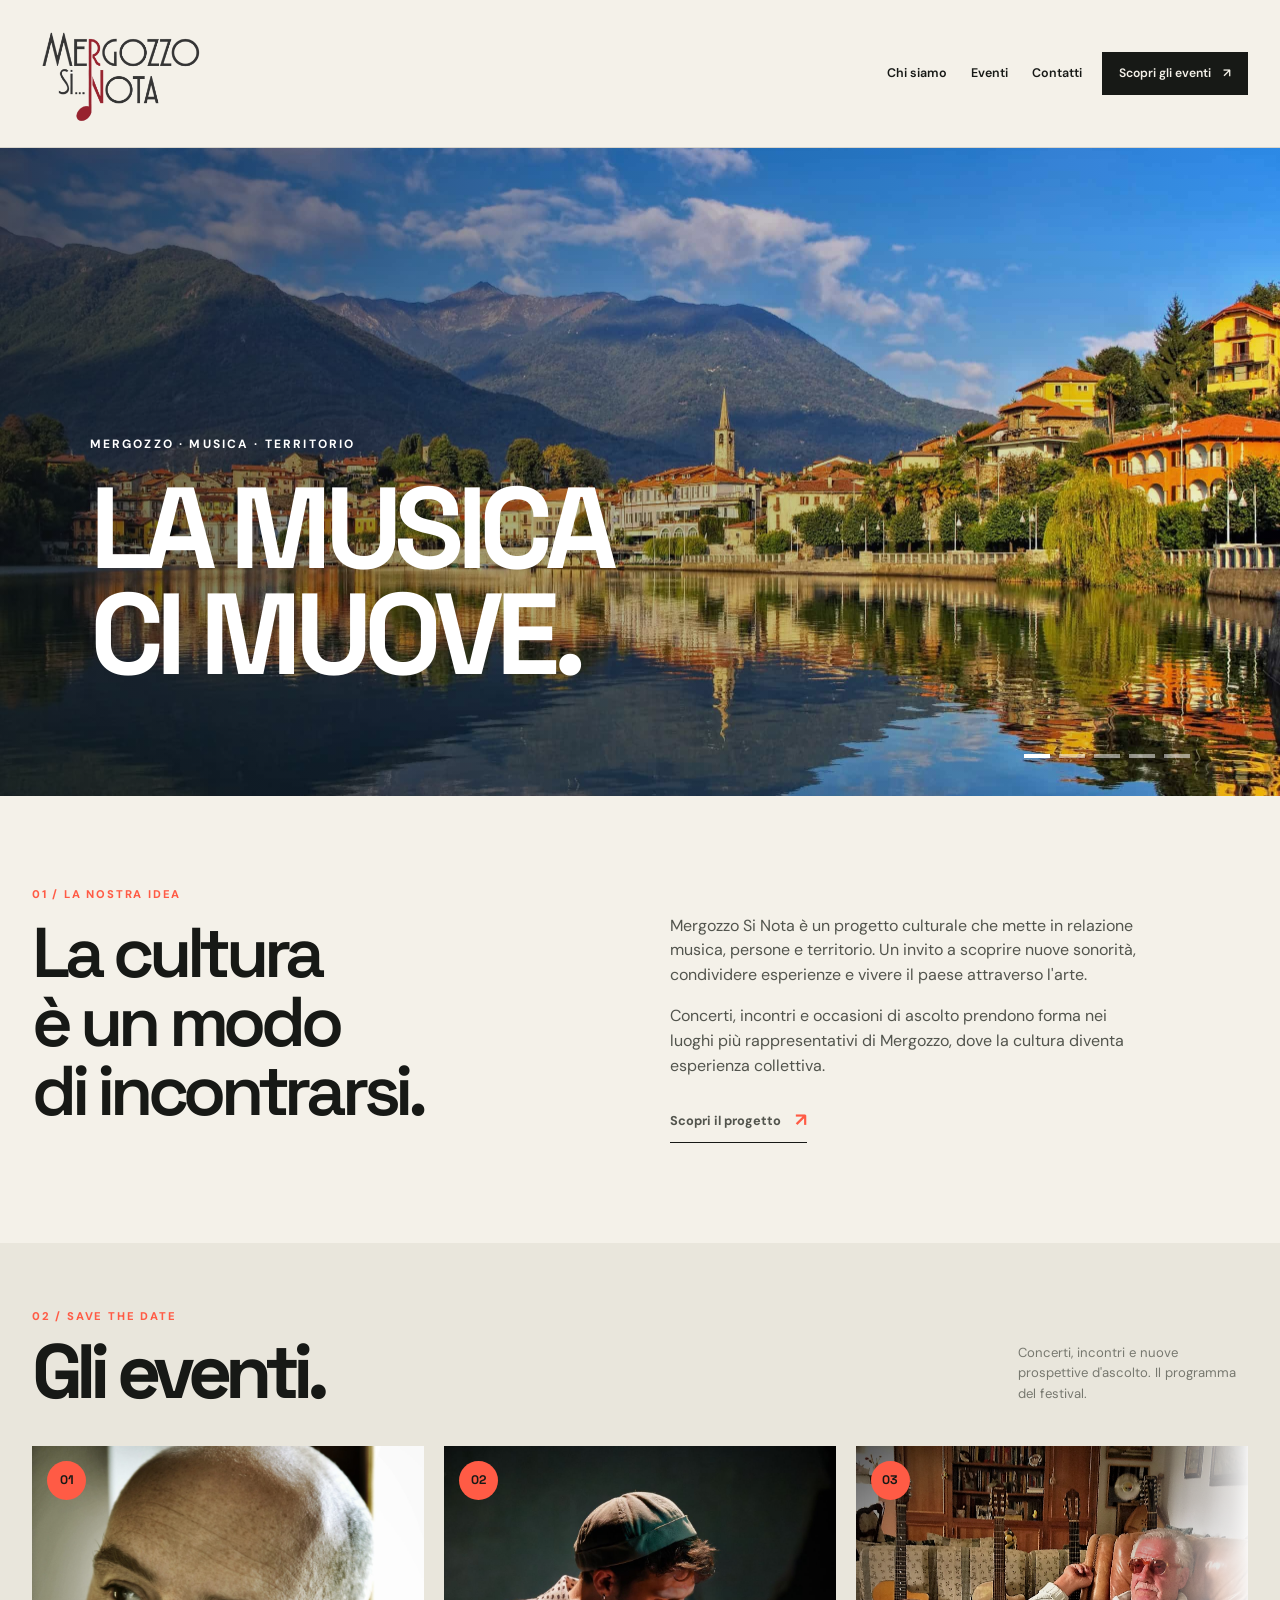
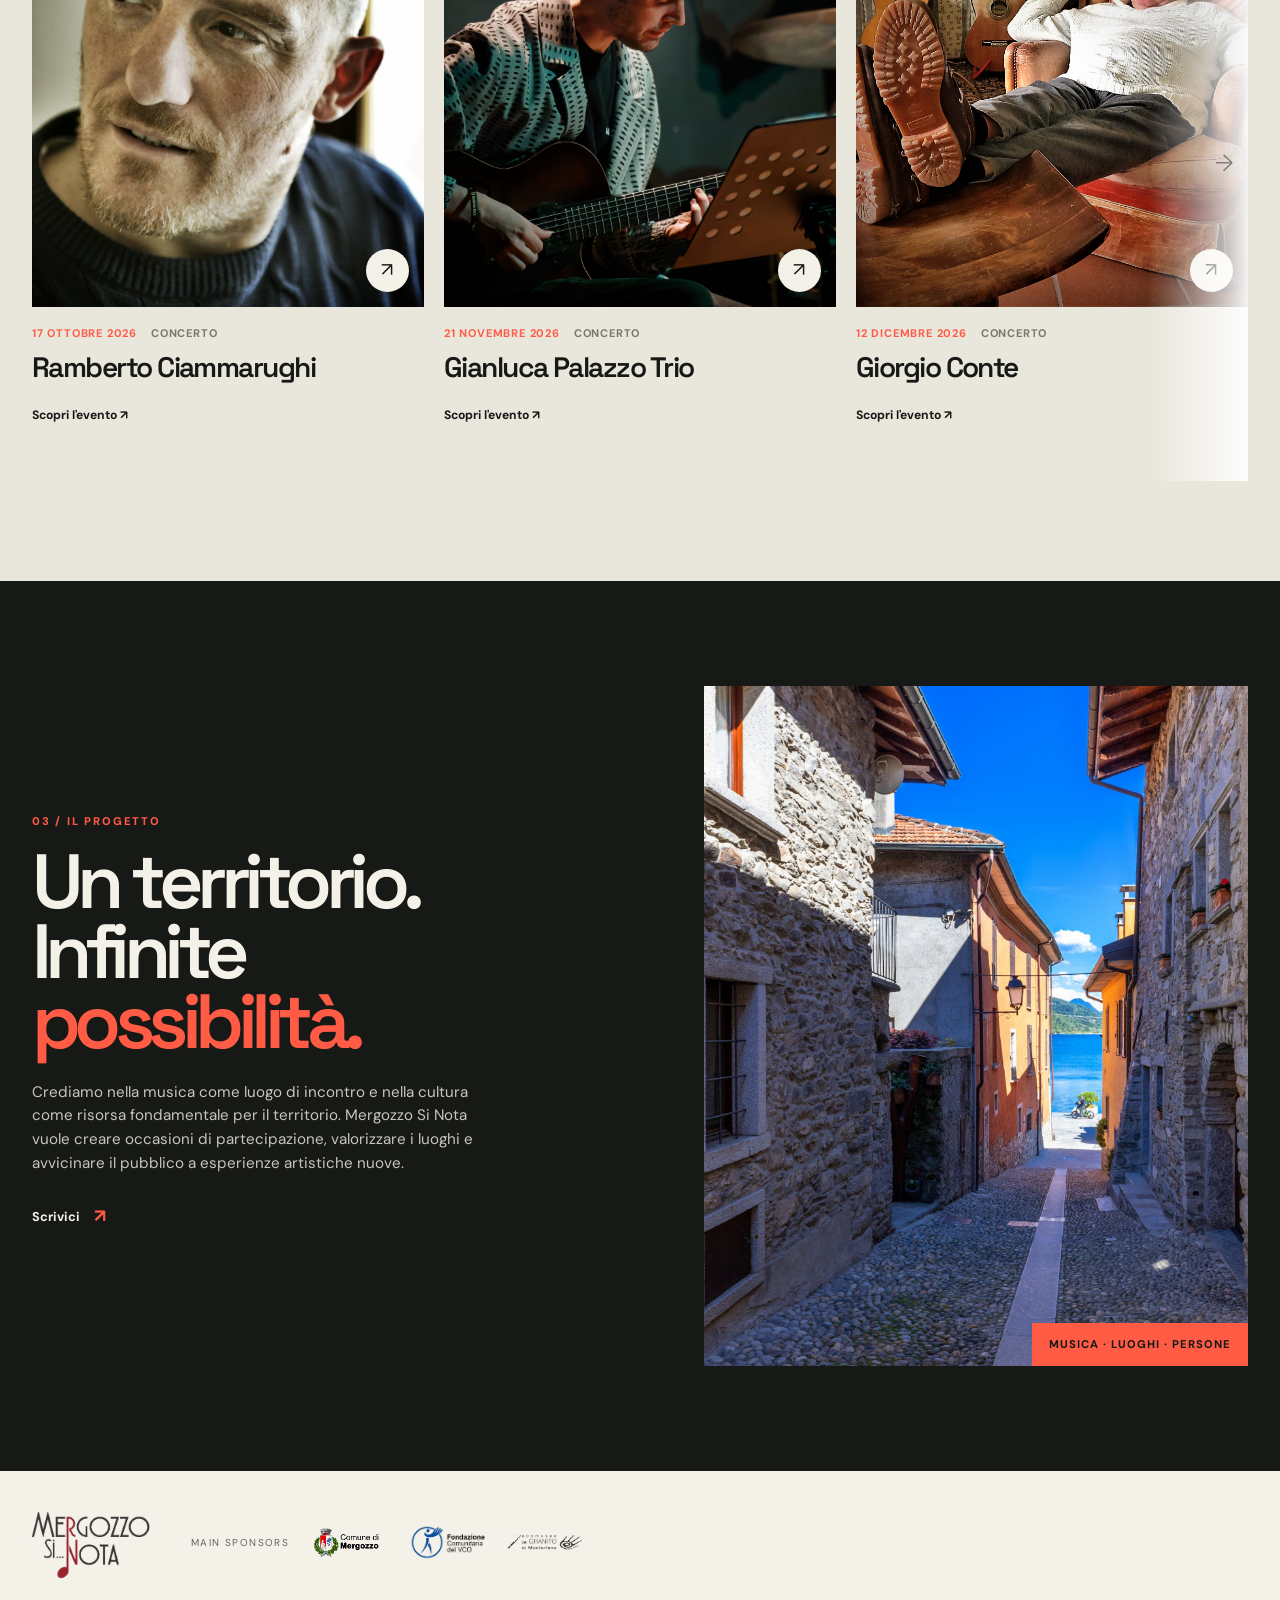
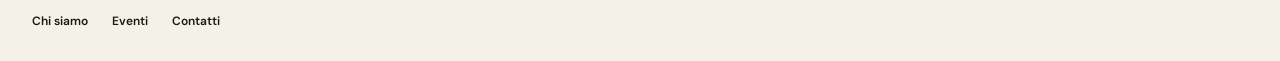
<file: index.html>
<!DOCTYPE html>
<html lang="it">
<head>
  <meta charset="UTF-8">
  <meta name="viewport" content="width=device-width, initial-scale=1.0">

  <title>Mergozzo Si Nota — Festival</title>
  <meta name="description" content="Mergozzo Si Nota: festival di musica, cultura e incontri sul territorio di Mergozzo.">
  <meta name="theme-color" content="#f4f1e9">

  <link rel="stylesheet" href="style.css">

  

<style>
  .event-carousel {
    position: relative;
  }

  .event-scroll-next,
  .event-scroll-prev {
    display: none;
  }

  @media (min-width: 601px) {
    .event-carousel .event-scroll-next,
    .event-carousel .event-scroll-prev {
      display: flex;
      position: absolute;
      z-index: 20;
      top: 45%;
      width: 44px;
      height: 44px;
      align-items: center;
      justify-content: center;
      border: 1px solid rgba(255,255,255,.65);
      border-radius: 50%;
      background: rgba(30,32,28,.65);
      color: white;
      font-size: 26px;
      cursor: pointer;
      transition: opacity .2s ease;
    }

    .event-carousel .event-scroll-next {
      right: 8px;
    }

    .event-carousel .event-scroll-prev {
      left: 8px;
    }

    .event-carousel .event-scroll-next.is-hidden,
    .event-carousel .event-scroll-prev.is-hidden {
      display: none;
    }
  }
</style>
</head>

<body>

  <!-- HEADER -->
  <header class="site-header">
    <div class="container header-inner">

      <a href="index.html" class="logo">
        <img
          src="images/logo-mergozzo-si-nota.png"
          alt="Mergozzo Si Nota"
          class="logo-image"
        >
      </a>

      <nav class="nav-links">
        <a href="chi-siamo.html">Chi siamo</a>
        <a href="eventi.html">Eventi</a>
        <a href="contatti.html">Contatti</a>
      </nav>

      <a class="nav-cta" href="#eventi">
        Scopri gli eventi <span aria-hidden="true">↗</span>
      </a>

    </div>
  </header>

  <main id="inizio">

    <!-- HERO -->
    <section class="hero">
      <div class="hero-slideshow">

        <img class="hero-slide is-active"
             src="images/concerto1.jpeg"
             alt="Concerto dal vivo">

        <img class="hero-slide"
             src="images/concerto2.jpg"
             alt="Concerto dal vivo">

        <img class="hero-slide"
             src="images/concerto3.jpg"
             alt="Concerto dal vivo">

        <img class="hero-slide"
             src="images/concerto4.png"
             alt="Concerto dal vivo">

        <img class="hero-slide"
             src="images/concerto5.jpg"
             alt="Concerto dal vivo">

        <div class="hero-overlay"></div>

        <div class="hero-content">
          <p class="hero-eyebrow">MERGOZZO · MUSICA · TERRITORIO</p>
          <h1>La musica<br>ci muove.</h1>
        </div>

        <div class="hero-counter" aria-hidden="true">
          <span class="hero-dot is-active"></span>
          <span class="hero-dot"></span>
          <span class="hero-dot"></span>
          <span class="hero-dot"></span>
          <span class="hero-dot"></span>
        </div>

      </div>
    </section>

    <!-- INTRODUZIONE -->
    <section class="container intro">

      <div>
        <span class="eyebrow">01 / La nostra idea</span>

        <h2>
          La cultura<br>
          è un modo<br>
          di incontrarsi.
        </h2>
      </div>

      <div class="intro-copy">
        <p>
          Mergozzo Si Nota è un progetto culturale che mette in relazione
          musica, persone e territorio. Un invito a scoprire nuove sonorità,
          condividere esperienze e vivere il paese attraverso l'arte.
        </p>

        <p>
          Concerti, incontri e occasioni di ascolto prendono forma nei luoghi più rappresentativi di Mergozzo, dove la cultura diventa esperienza collettiva.
        </p>

        <a class="text-link" href="#festival">
          Scopri il progetto <span aria-hidden="true">↗</span>
        </a>
      </div>

    </section>

    <!-- PROGRAMMA -->
    <section class="events-section" id="eventi">
      <div class="container">

        <div class="section-top">
          <div>
            <span class="eyebrow">02 / Save the date</span>
            <h2>Gli eventi<span class="accent">.</span></h2>
          </div>

          <p class="section-note">
            Concerti, incontri e nuove prospettive d'ascolto.
            Il programma del festival.
          </p>
        </div>

        <!-- GALLERIA SCORREVOLE -->
        <div class="event-carousel">

          <div class="event-grid">

            <!-- EVENTO 01 -->
            <a class="event-card" href="eventi/ramberto-ciammarughi.html">

              <div class="event-image-wrap">
                <img
                  class="event-image"
                  src="images/Ramberto-Ciammarughi-scaled.jpg"
                  alt="Concerto di Ramberto Ciammarughi"
                  loading="lazy"
                >

                <span class="event-number">01</span>
                <span class="event-arrow" aria-hidden="true">↗</span>
              </div>

              <div class="event-info">
                <div class="event-meta">
                  <span class="event-date">17 ottobre 2026</span>
                  <span>Concerto</span>
                </div>

                <h3>Ramberto Ciammarughi</h3>
                <span class="event-details">Scopri l'evento ↗</span>
              </div>

            </a>

            <!-- EVENTO 02 -->
            <a class="event-card" href="eventi/gianluca-palazzo-trio.html">

              <div class="event-image-wrap">
                <img
                  class="event-image"
                  src="images/gianluca palazzo.JPG"
                  alt="Concerto di Gianluca Palazzo Trio"
                  loading="lazy"
                >

                <span class="event-number">02</span>
                <span class="event-arrow" aria-hidden="true">↗</span>
              </div>

              <div class="event-info">
                <div class="event-meta">
                  <span class="event-date">21 novembre 2026</span>
                  <span>Concerto</span>
                </div>

                <h3>Gianluca Palazzo Trio</h3>
                <span class="event-details">Scopri l'evento ↗</span>
              </div>

            </a>

            <!-- EVENTO 03 -->
            <a class="event-card" href="eventi/giorgio-conte.html">

              <div class="event-image-wrap">
                <img
                  class="event-image"
                  src="images/giorgio conte.jpg"
                  alt="Concerto di Giorgio Conte"
                  loading="lazy"
                >

                <span class="event-number">03</span>
                <span class="event-arrow" aria-hidden="true">↗</span>
              </div>

              <div class="event-info">
                <div class="event-meta">
                  <span class="event-date">12 dicembre 2026</span>
                  <span>Concerto</span>
                </div>

                <h3>Giorgio Conte</h3>
                <span class="event-details">Scopri l'evento ↗</span>
              </div>

            </a>

            <!-- EVENTO 04 -->
            <a class="event-card" href="eventi/sannelli-dulbecco.html">

              <div class="event-image-wrap">
                <img
                  class="event-image"
                  src="images/sannellidulbecco.jpg"
                  alt="Concerto di Michele Sannelli e Andrea Dulbecco"
                  loading="lazy"
                >

                <span class="event-number">04</span>
                <span class="event-arrow" aria-hidden="true">↗</span>
              </div>

              <div class="event-info">
                <div class="event-meta">
                  <span class="event-date">23 gennaio 2027</span>
                  <span>Concerto</span>
                </div>

                <h3>Michele Sannelli e Andrea Dulbecco</h3>
                <span class="event-details">Scopri l'evento ↗</span>
              </div>

            </a>

             <!-- EVENTO 05 -->
            <a class="event-card" href="eventi/severini-ferrazza.html">

              <div class="event-image-wrap">
                <img
                  class="event-image"
                  src="images/severiniferrazza.jpg"
                  alt="Concerto di Simona Severini e Jacopo Ferrazza"
                  loading="lazy"
                >

                <span class="event-number">05</span>
                <span class="event-arrow" aria-hidden="true">↗</span>
              </div>

              <div class="event-info">
                <div class="event-meta">
                  <span class="event-date">20 febbraio 2027</span>
                  <span>Concerto</span>
                </div>

                <h3>Simona Severini e Jacopo Ferrazza</h3>
                <span class="event-details">Scopri l'evento ↗</span>
              </div>

            </a>
          </div>

          <!-- FRECCIA PER AVANZARE -->
          <button
  class="event-scroll-prev is-hidden"
  type="button"
  aria-label="Torna agli eventi precedenti"
>←</button>

<button
  class="event-scroll-next is-hidden"
  type="button"
  aria-label="Mostra gli eventi successivi"
>→</button>

        </div>
      </div>
    </section>

    <!-- IL FESTIVAL -->
    <section class="about-section" id="festival">
      <div class="container about-grid">

        <div class="about-copy">
          <span class="eyebrow">03 / Il progetto</span>

          <h2>
            Un territorio.<br>
            Infinite<br>
            <span>possibilità.</span>
          </h2>

          <p>
            Crediamo nella musica come luogo di incontro e nella cultura
            come risorsa fondamentale per il territorio. Mergozzo Si Nota vuole creare
            occasioni di partecipazione, valorizzare i luoghi e avvicinare
            il pubblico a esperienze artistiche nuove.
          </p>

          <a class="text-link" href="mailto:mergozzosinota@gmail.com">
            Scrivici <span aria-hidden="true">↗</span>
          </a>
        </div>

        <div class="about-image-wrap">
          <img
            src="images/mergozzo2.jpg"
            alt="Vicoli di Mergozzo"
            loading="lazy"
          >

          <span class="about-tag">Musica · Luoghi · Persone</span>
          <p class="photo-credit">Foto: Marco Benedetto Cerini</p>
        </div>
       

      </div>
    </section>

    
  </main>

  
  <!-- FOOTER -->
<footer class="site-footer">
  <div class="container footer-inner">

    <div class="footer-sponsors">
      <a class="footer-brand" href="#inizio" aria-label="Mergozzo Si Nota, torna all'inizio">
        <img src="images/logo-mergozzo-si-nota.png" alt="Mergozzo Si Nota">
      </a>

      <span class="footer-sponsors-label">MAIN SPONSORS</span>

      <div class="footer-sponsor-logos">
        <img src="images/logo2.png" alt="Main sponsor 2">
        <img src="images/logo1.png" alt="Main sponsor 1">
        <img src="images/logo3.png" alt="Main sponsor 3">
      </div>
    </div>

    <div class="footer-links">
      <a href="chi-siamo.html">Chi siamo</a>
      <a href="eventi.html">Eventi</a>
      <a href="contatti.html">Contatti</a>
    </div>

  </div>
</footer>

  <!-- SLIDESHOW PRINCIPALE -->
  <script>
    document.addEventListener("DOMContentLoaded", function () {
      const slides = document.querySelectorAll(".hero-slide");
      const dots = document.querySelectorAll(".hero-dot");

      if (slides.length < 2) return;

      let current = 0;

      function showNextSlide() {
        slides[current].classList.remove("is-active");

        if (dots[current]) {
          dots[current].classList.remove("is-active");
        }

        current = (current + 1) % slides.length;

        slides[current].classList.add("is-active");

        if (dots[current]) {
          dots[current].classList.add("is-active");
        }
      }

      window.setInterval(showNextSlide, 2800);
    });
  </script>

 <!-- SUGGERIMENTO SCORRIMENTO GALLERIA EVENTI -->
<!-- SUGGERIMENTI SCORRIMENTO GALLERIA EVENTI -->
<script>
document.addEventListener("DOMContentLoaded", function () {
  const grid = document.querySelector(".events-section .event-grid");
  const carousel = document.querySelector(".event-carousel");

  if (!grid || !carousel) return;

  function updateGallery() {
    const maxScroll = Math.max(0, grid.scrollWidth - grid.clientWidth);

    carousel.classList.toggle(
      "has-more-events",
      maxScroll > 5 && grid.scrollLeft < maxScroll - 5
    );

    carousel.classList.toggle(
      "has-previous-events",
      grid.scrollLeft > 5
    );
  }

  carousel.addEventListener("click", function (event) {
    const rect = carousel.getBoundingClientRect();
    const isRightEdge = event.clientX > rect.right - 100;
    const isLeftEdge = event.clientX < rect.left + 100;
    const maxScroll = grid.scrollWidth - grid.clientWidth;

    if (
      isRightEdge &&
      maxScroll > 5 &&
      grid.scrollLeft < maxScroll - 5
    ) {
      event.preventDefault();
      event.stopPropagation();

      grid.scrollBy({
        left: grid.clientWidth * 0.8,
        behavior: "smooth"
      });
    } else if (isLeftEdge && grid.scrollLeft > 5) {
      event.preventDefault();
      event.stopPropagation();

      grid.scrollBy({
        left: -grid.clientWidth * 0.8,
        behavior: "smooth"
      });
    }
  }, true);

  grid.addEventListener("scroll", updateGallery);
  window.addEventListener("resize", updateGallery);

  updateGallery();
  setTimeout(updateGallery, 400);
});
</script>
  
</body>
</html>
</file>
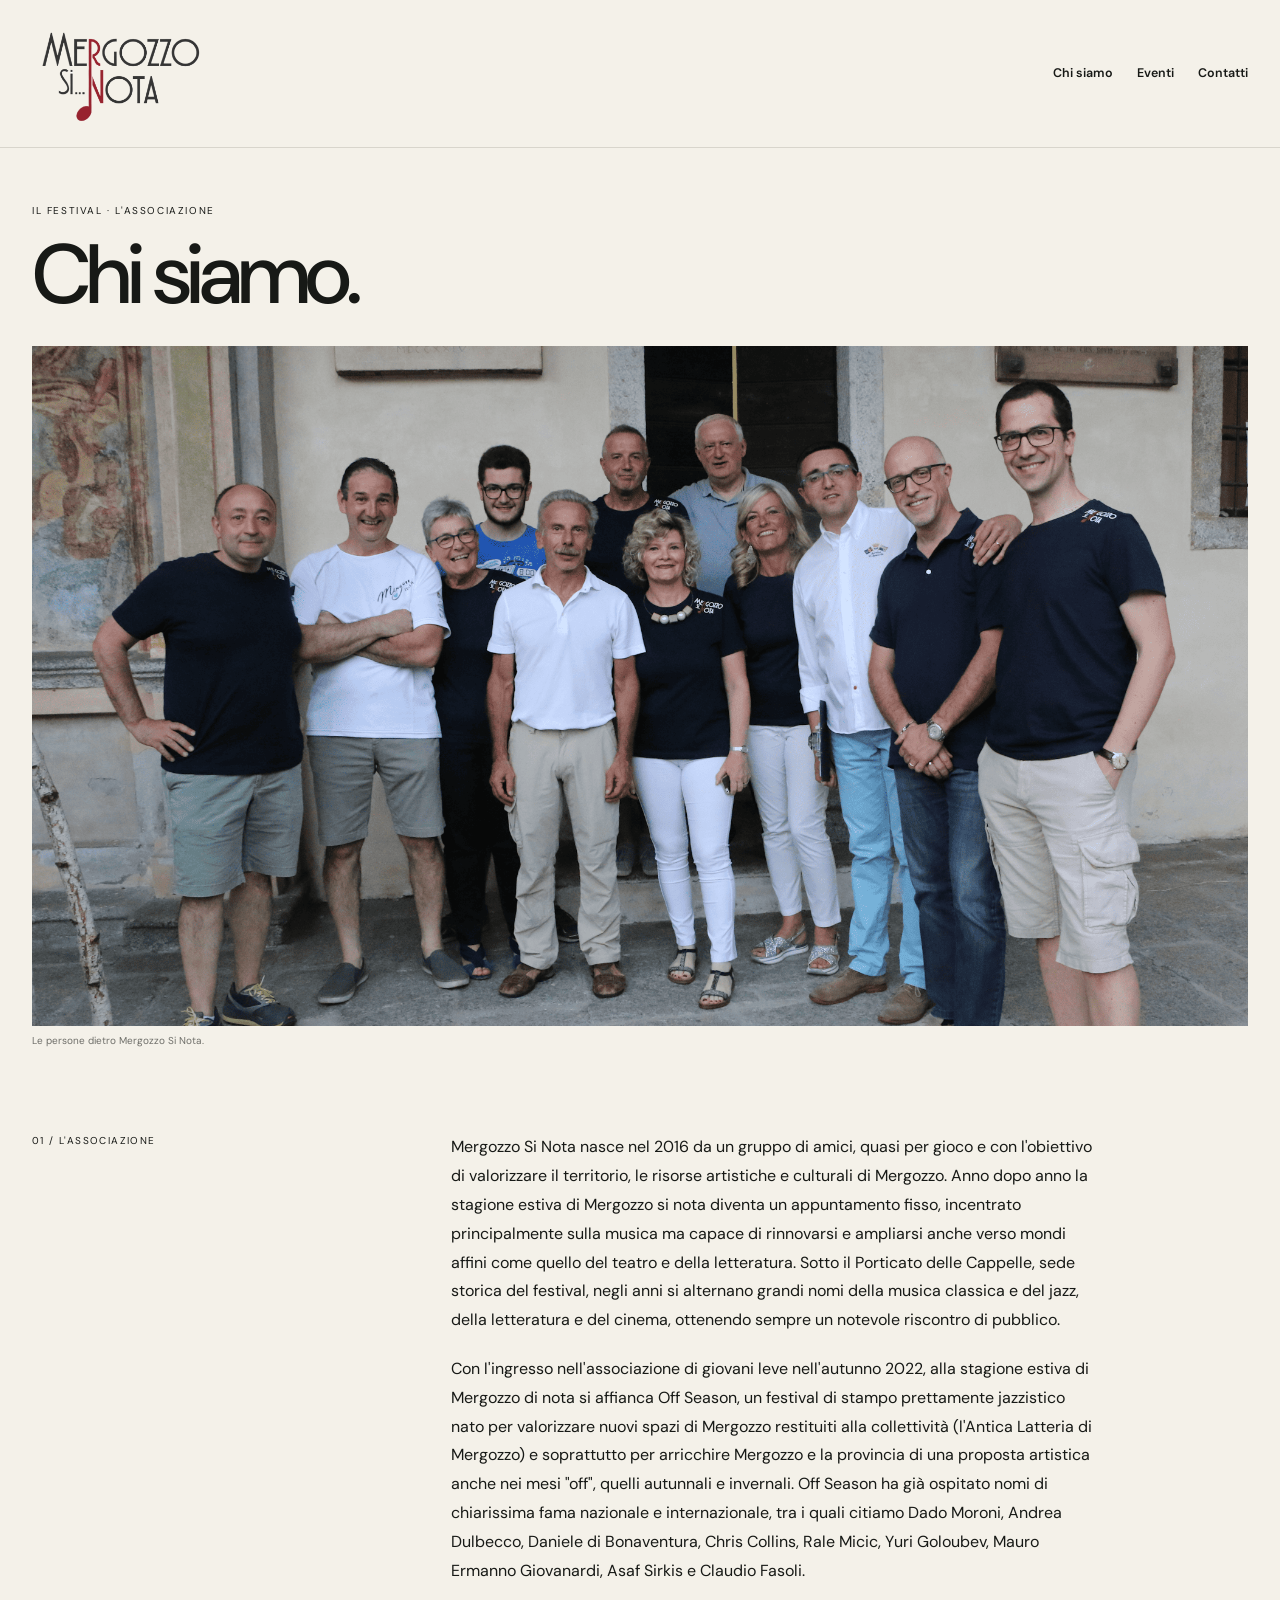
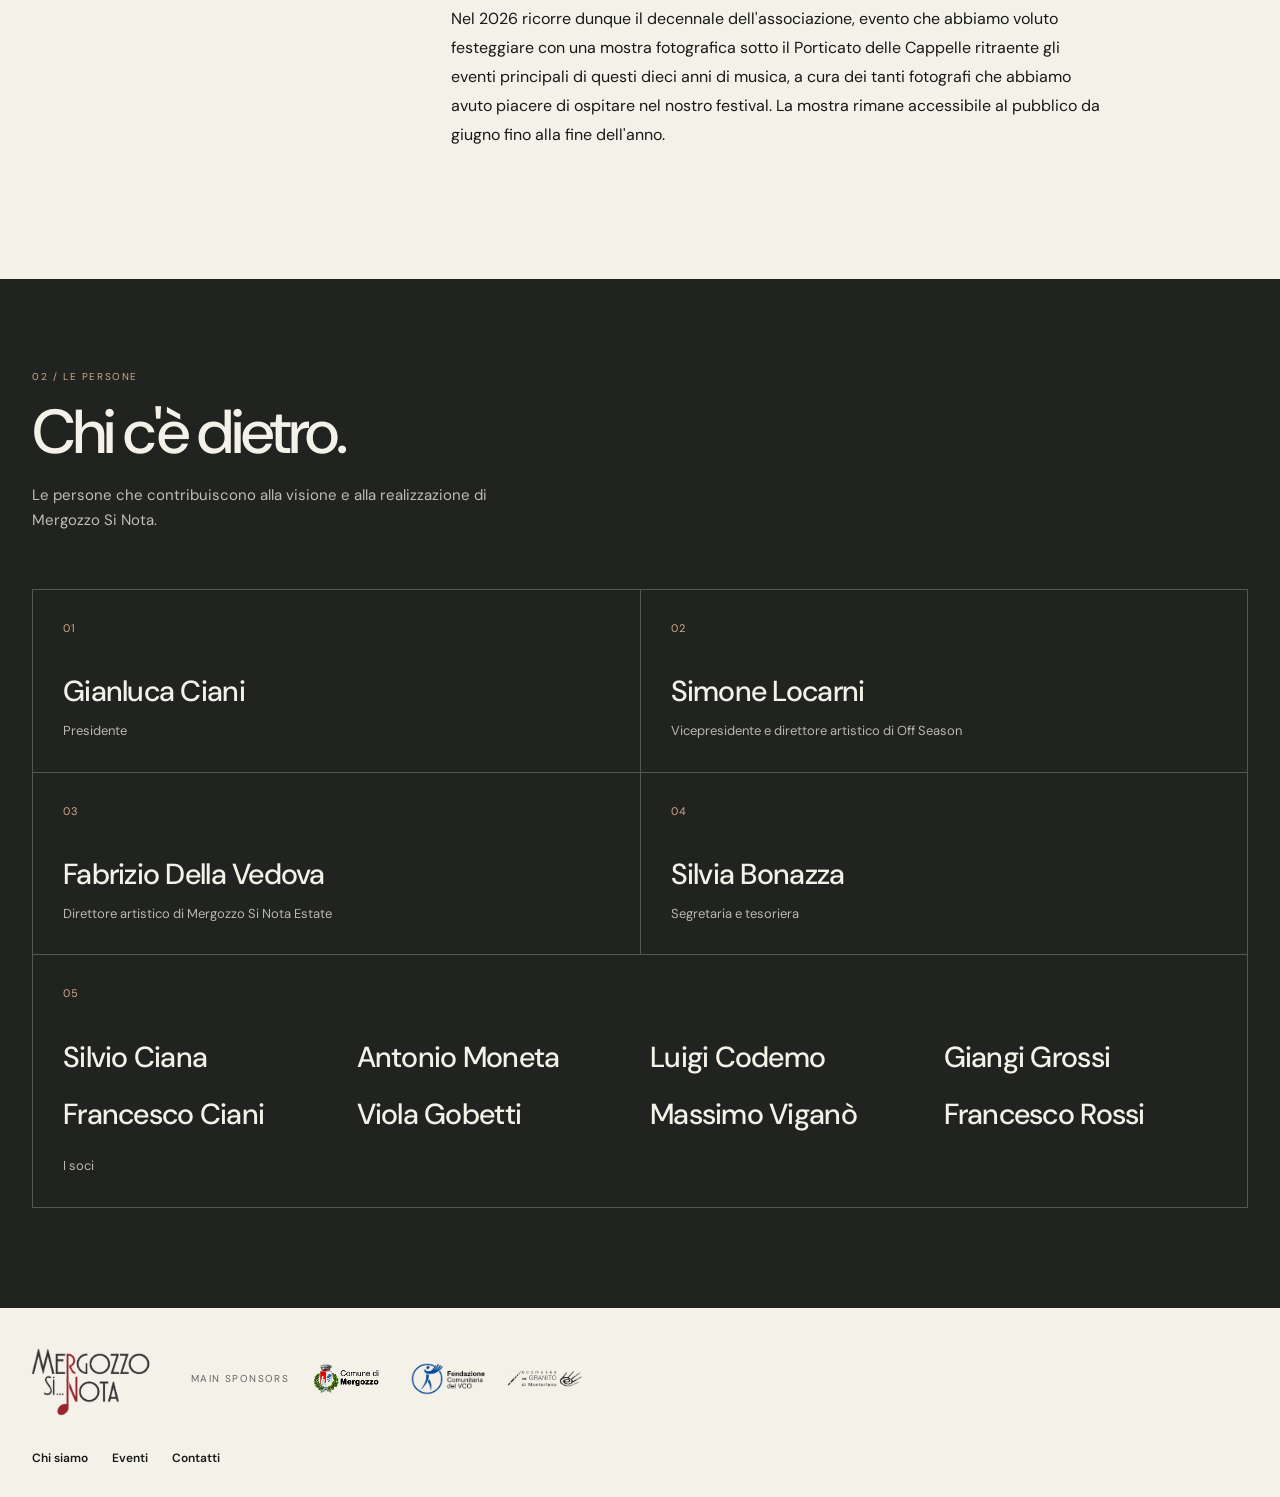
<file: chi-siamo.html>
<!DOCTYPE html>
<html lang="it">
<head>
  <meta charset="UTF-8">
  <meta name="viewport" content="width=device-width, initial-scale=1.0">

  <title>Chi siamo — Mergozzo Si Nota</title>
  <meta
    name="description"
    content="Scopri Mergozzo Si Nota, l'associazione e le persone che danno vita al festival."
  >
  <meta name="theme-color" content="#f4f1e9">

  <link rel="stylesheet" href="style.css">
</head>

<body>

  <!-- HEADER -->
  <header class="site-header">
    <div class="container header-inner">

      <a class="logo" href="index.html" aria-label="Mergozzo Si Nota - Home">
        <img
          class="logo-image"
          src="images/logo-mergozzo-si-nota.png"
          alt="Mergozzo Si Nota"
        >
      </a>

      <nav class="nav-links" aria-label="Navigazione principale">
        <a href="chi-siamo.html" aria-current="page">Chi siamo</a>
        <a href="eventi.html">Eventi</a>
        <a href="contatti.html">Contatti</a>
      </nav>

    </div>
  </header>


  <main>

    <!-- FOTO DI APERTURA -->
    <section class="about-page-hero">
      <div class="container">

        <div class="about-page-heading">
          <span class="about-page-eyebrow">Il festival · L'associazione</span>
          <h1>Chi siamo.</h1>
        </div>

        <figure class="about-team-photo">
          <img
            src="images/squadra.png"
            alt="La squadra di Mergozzo Si Nota"
          >
          <figcaption>Le persone dietro Mergozzo Si Nota.</figcaption>
        </figure>

      </div>
    </section>


    <!-- DESCRIZIONE E STORIA -->
    <section class="about-story" style="padding-top: 20px;">
      <div class="container about-story-inner">

        <div class="about-story-label">
          <span>01 / L'associazione</span>
        </div>

        <div class="about-story-content">

          <p>
            Mergozzo Si Nota nasce nel 2016 da un gruppo di amici, quasi per gioco e con l'obiettivo di valorizzare il territorio, le risorse artistiche e culturali di Mergozzo. 
            Anno dopo anno la stagione estiva di Mergozzo si nota diventa un appuntamento fisso, incentrato principalmente sulla musica ma capace di rinnovarsi e ampliarsi anche verso
            mondi affini come quello del teatro e della letteratura. Sotto il Porticato delle Cappelle, sede storica del festival, negli anni si alternano grandi nomi della musica classica
            e del jazz, della letteratura e del cinema, ottenendo sempre un notevole riscontro di pubblico.
          </p>

          <p>
            Con l'ingresso nell'associazione di giovani leve nell'autunno 2022, alla stagione estiva di Mergozzo di nota si affianca Off Season, un festival di stampo prettamente jazzistico
            nato per valorizzare nuovi spazi di Mergozzo restituiti alla collettività (l'Antica Latteria di Mergozzo) e soprattutto per arricchire Mergozzo e la provincia di una proposta
            artistica anche nei mesi "off", quelli autunnali e invernali. Off Season ha già ospitato nomi di chiarissima fama nazionale e internazionale, tra i quali citiamo Dado Moroni,
            Andrea Dulbecco, Daniele di Bonaventura, Chris Collins, Rale Micic, Yuri Goloubev, Mauro Ermanno Giovanardi, Asaf Sirkis e Claudio Fasoli.
          </p>

          <p>
            Nel 2026 ricorre dunque il decennale dell'associazione, evento che abbiamo voluto festeggiare con una mostra fotografica sotto il Porticato delle Cappelle ritraente gli eventi
            principali di questi dieci anni di musica, a cura dei tanti fotografi che abbiamo avuto piacere di ospitare nel nostro festival. La mostra rimane accessibile al pubblico da giugno
            fino alla fine dell'anno.
          </p>
        </div>

      </div>
    </section>


    <!-- ORGANIGRAMMA -->
    <section class="about-organization">
      <div class="container">

        <div class="organization-heading">
          <span class="organization-eyebrow">02 / Le persone</span>
          <h2>Chi c'è dietro.</h2>
          <p>
            Le persone che contribuiscono alla visione e alla realizzazione
            di Mergozzo Si Nota.
          </p>
        </div>

        <div class="organization-grid">

          <article class="organization-card">
            <span class="organization-number">01</span>
            <h3>Gianluca Ciani</h3>
            <p>Presidente</p>
          </article>

          <article class="organization-card">
            <span class="organization-number">02</span>
            <h3>Simone Locarni</h3>
            <p>Vicepresidente e direttore artistico di Off Season</p>
          </article>

          <article class="organization-card">
            <span class="organization-number">03</span>
            <h3>Fabrizio Della Vedova</h3>
            <p>Direttore artistico di Mergozzo Si Nota Estate</p>
          </article>

          <article class="organization-card">
            <span class="organization-number">04</span>
            <h3>Silvia Bonazza</h3>
            <p>Segretaria e tesoriera</p>
          </article>

          <article class="organization-card organization-card-wide">
            <span class="organization-number">05</span>
             
  <div class="organization-members">
    <span>Silvio Ciana</span>
    <span>Antonio Moneta</span>
    <span>Luigi Codemo</span>
    <span>Giangi Grossi</span>
    <span>Francesco Ciani</span>
    <span>Viola Gobetti</span>
    <span>Massimo Viganò</span>
    <span>Francesco Rossi</span>
  </div>

            <p class="organization-members-label">I soci</p>
            </article>

        </div>

      </div>
    </section>

  </main>


  <!-- FOOTER -->
  <footer class="site-footer">
    <div class="container footer-inner">

      <div class="footer-sponsors">

        <a
          class="footer-brand"
          href="index.html"
          aria-label="Mergozzo Si Nota, torna alla home"
        >
          <img
            src="images/logo-mergozzo-si-nota.png"
            alt="Mergozzo Si Nota"
          >
        </a>

        <span class="footer-sponsors-label">MAIN SPONSORS</span>

        <div class="footer-sponsor-logos">
          <img src="images/logo2.png" alt="Main sponsor">
          <img src="images/logo1.png" alt="Main sponsor">
          <img src="images/logo3.png" alt="Main sponsor">
        </div>

      </div>

      <div class="footer-links">
        <a href="chi-siamo.html">Chi siamo</a>
        <a href="index.html#eventi">Eventi</a>
        <a href="index.html#contatti">Contatti</a>
      </div>

    </div>
  </footer>

</body>
</html>
</file>
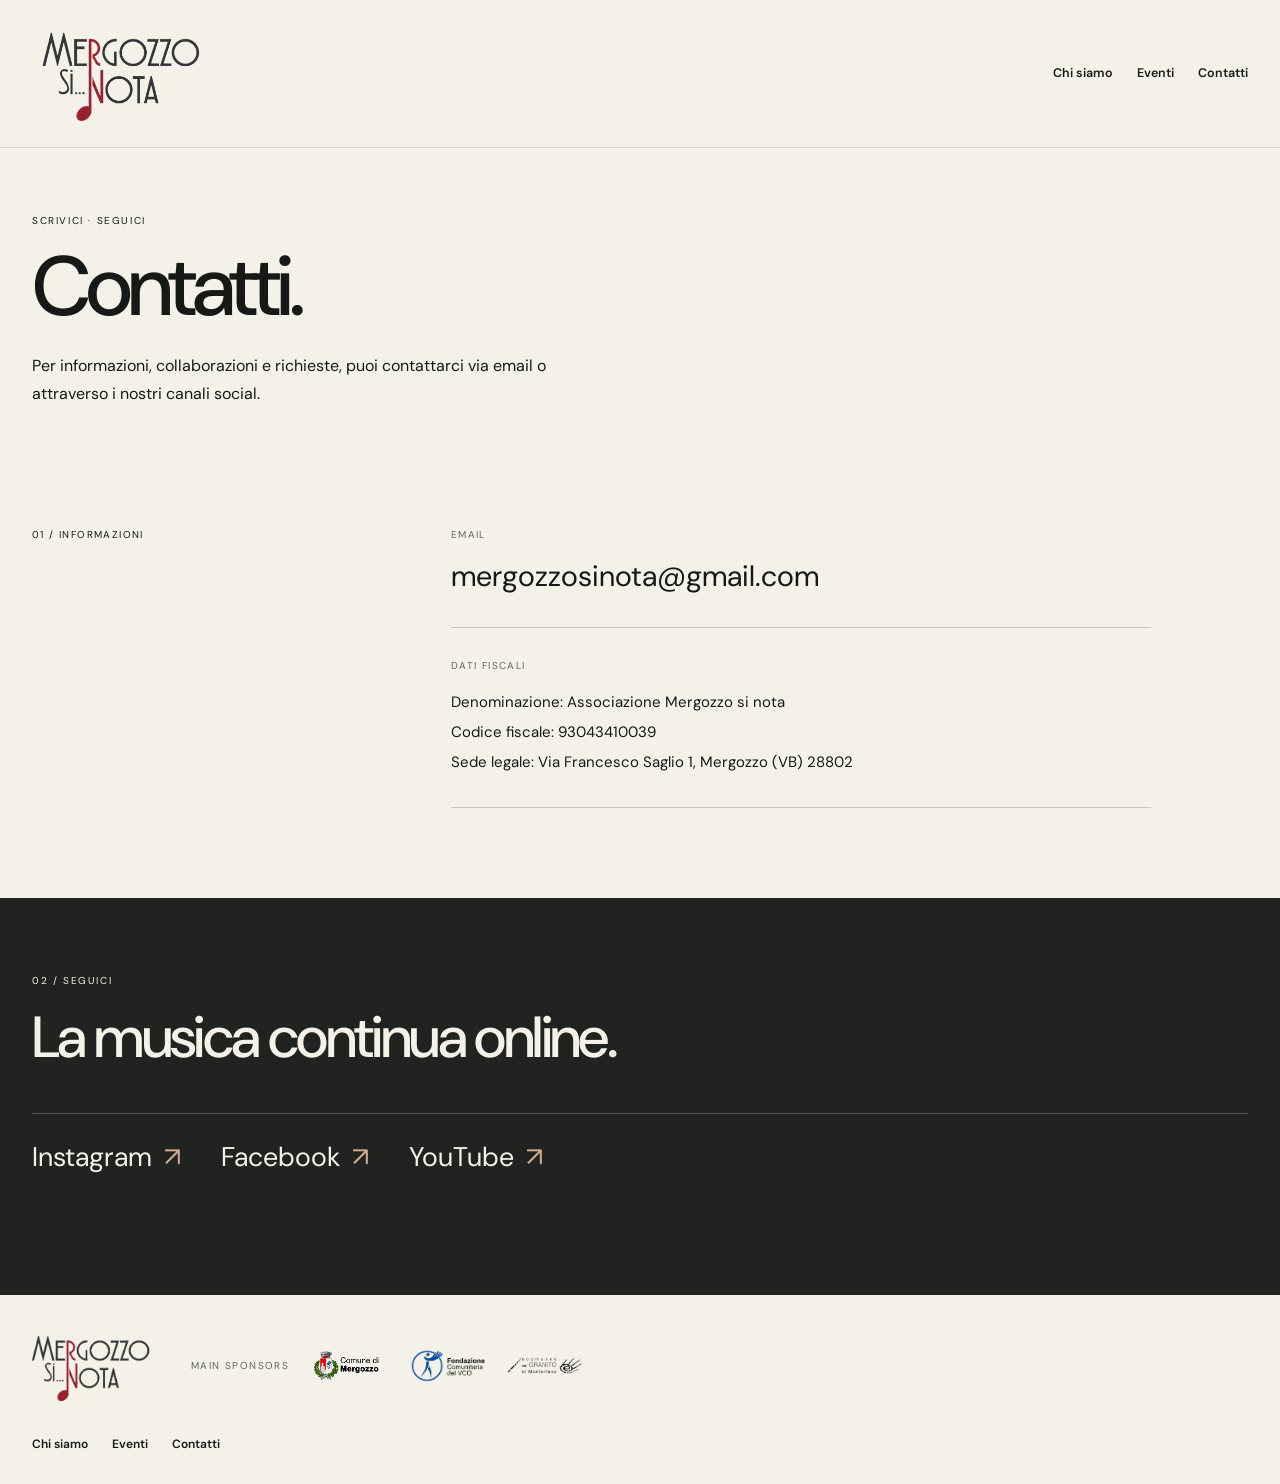
<file: contatti.html>
<!DOCTYPE html>
<html lang="it">
<head>
  <meta charset="UTF-8">
  <meta name="viewport" content="width=device-width, initial-scale=1.0">

  <title>Contatti — Mergozzo Si Nota</title>
  <meta
    name="description"
    content="Contatta Mergozzo Si Nota e scopri i canali ufficiali dell'associazione."
  >
  <meta name="theme-color" content="#f4f1e9">

  <link rel="stylesheet" href="style.css">
</head>

<body>

  <!-- HEADER -->
  <header class="site-header">
    <div class="container header-inner">

      <a class="logo" href="index.html" aria-label="Mergozzo Si Nota - Home">
        <img
          class="logo-image"
          src="images/logo-mergozzo-si-nota.png"
          alt="Mergozzo Si Nota"
        >
      </a>

      <nav class="nav-links" aria-label="Navigazione principale">
        <a href="chi-siamo.html">Chi siamo</a>
        <a href="eventi.html">Eventi</a>
        <a href="contatti.html" aria-current="page">Contatti</a>
      </nav>

    </div>
  </header>


  <main>

    <!-- INTRODUZIONE -->
    <section class="contacts-intro">
      <div class="container">
        <span class="contacts-eyebrow">Scrivici · Seguici</span>
        <h1>Contatti.</h1>
        <p>
          Per informazioni, collaborazioni e richieste,
          puoi contattarci via email o attraverso i nostri canali social.
        </p>
      </div>
    </section>


    <!-- DATI DELL'ASSOCIAZIONE -->
    <section class="contacts-details">
      <div class="container contacts-details-inner">

        <div class="contacts-section-label">
          <span>01 / Informazioni</span>
        </div>

        <div class="contacts-data">

          <div class="contacts-item">
            <span class="contacts-item-label">Email</span>
            <a href="mailto:mergozzosinota@gmail.com">
              mergozzosinota@gmail.com
            </a>
          </div>

          <div class="contacts-item">
            <span class="contacts-item-label">Dati fiscali</span>
            <p>
              Denominazione: Associazione Mergozzo si nota<br>
              Codice fiscale: 93043410039<br>
              Sede legale: Via Francesco Saglio 1, Mergozzo (VB) 28802
            </p>
          </div>

        </div>

      </div>
    </section>


    <!-- SOCIAL -->
    <section class="contacts-social">
      <div class="container">

        <span class="contacts-eyebrow">02 / Seguici</span>
        <h2>La musica continua online.</h2>

        <div class="contacts-social-links">

          <a href="https://www.instagram.com/mergozzosinota/" target="_blank" rel="noopener noreferrer">
            Instagram <span aria-hidden="true">↗</span>
          </a>

          <a href="https://www.facebook.com/mergozzosinota/?locale=it_IT" target="_blank" rel="noopener noreferrer">
            Facebook <span aria-hidden="true">↗</span>
          </a>

          <a href="https://www.youtube.com/@mergozzosinota" target="_blank" rel="noopener noreferrer">
            YouTube <span aria-hidden="true">↗</span>
          </a>

        </div>

      </div>
    </section>

  </main>


  <!-- FOOTER -->
  <footer class="site-footer">
    <div class="container footer-inner">

      <div class="footer-sponsors">

        <a
          class="footer-brand"
          href="index.html"
          aria-label="Mergozzo Si Nota, torna alla home"
        >
          <img
            src="images/logo-mergozzo-si-nota.png"
            alt="Mergozzo Si Nota"
          >
        </a>

        <span class="footer-sponsors-label">MAIN SPONSORS</span>

        <div class="footer-sponsor-logos">
          <img src="images/logo2.png" alt="Main sponsor">
          <img src="images/logo1.png" alt="Main sponsor">
          <img src="images/logo3.png" alt="Main sponsor">
        </div>

      </div>

      <div class="footer-links">
        <a href="chi-siamo.html">Chi siamo</a>
        <a href="eventi.html">Eventi</a>
        <a href="contatti.html">Contatti</a>
      </div>

    </div>
  </footer>

</body>
</html>
</file>
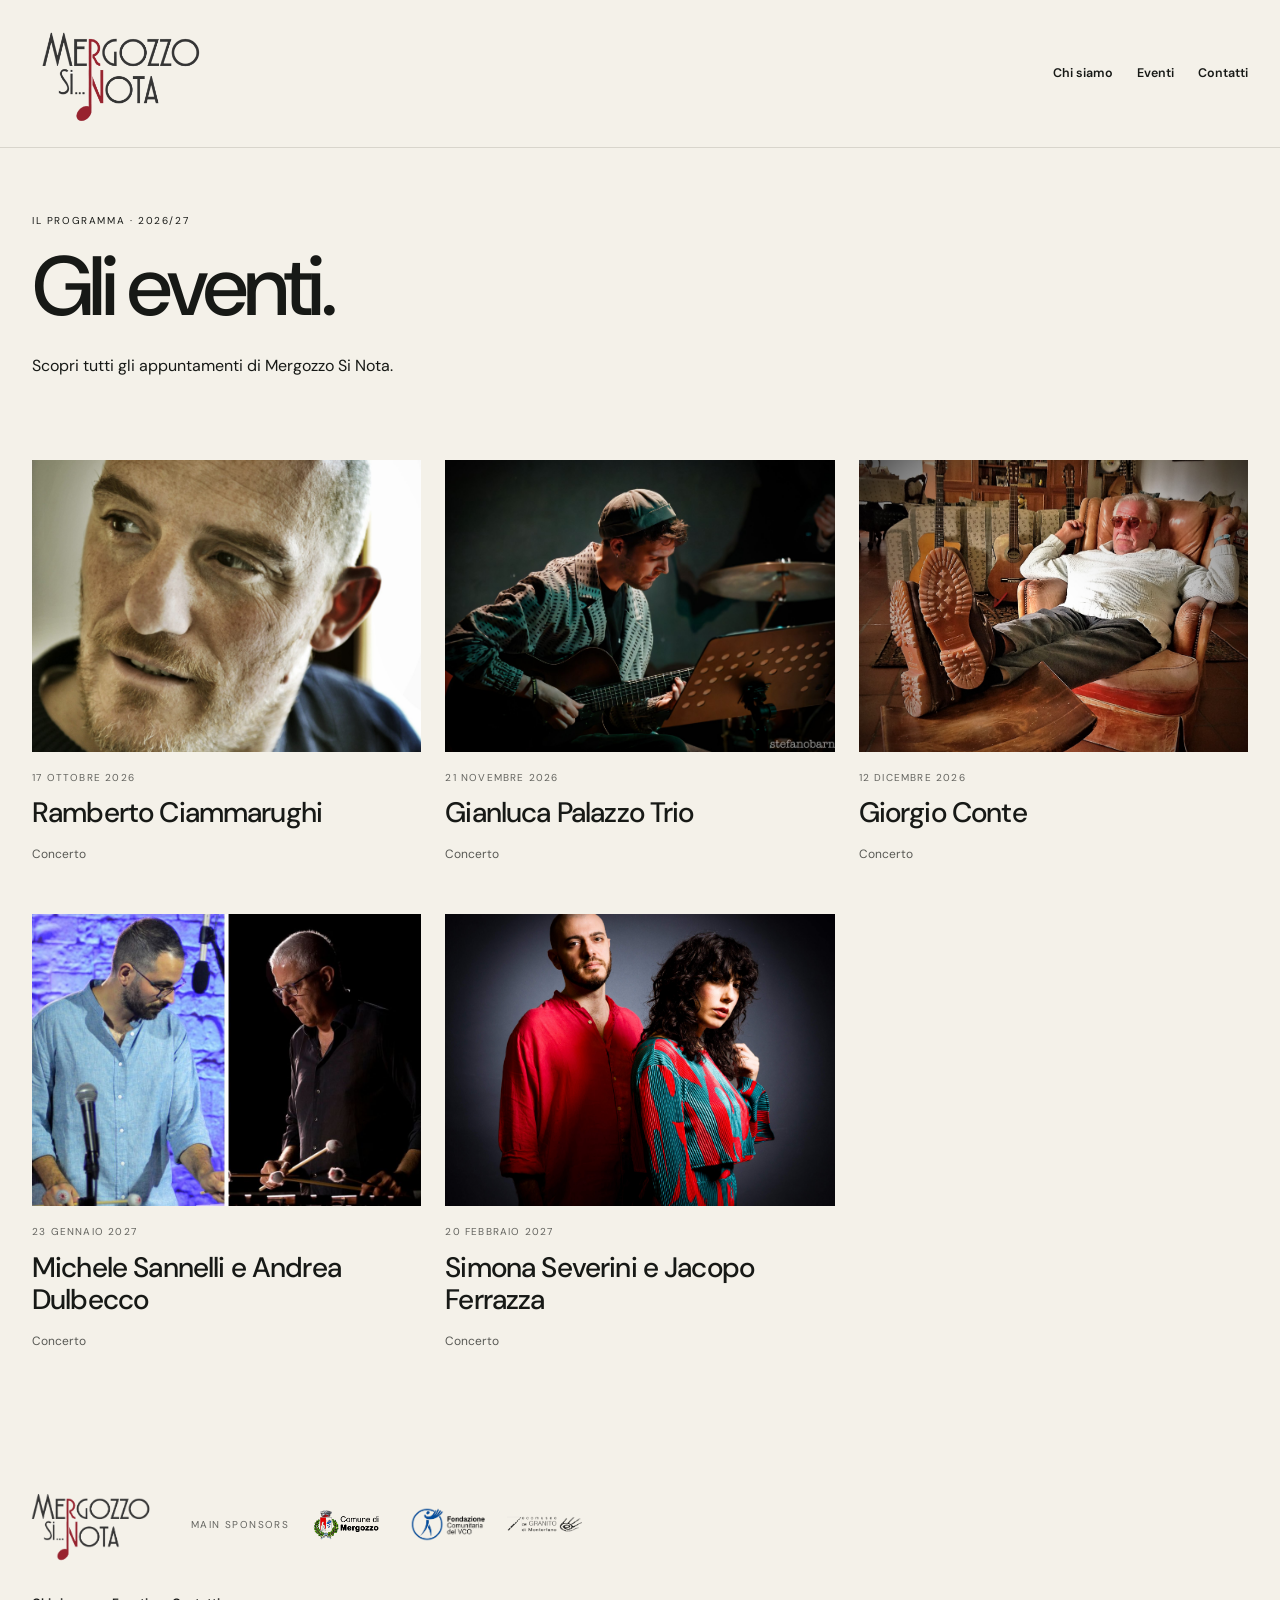
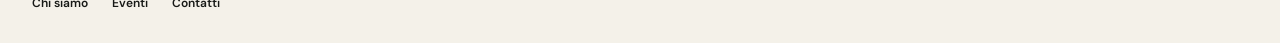
<file: eventi.html>
<!DOCTYPE html>
<html lang="it">
<head>
  <meta charset="UTF-8">
  <meta name="viewport" content="width=device-width, initial-scale=1.0">

  <title>Eventi — Mergozzo Si Nota</title>
  <meta
    name="description"
    content="Scopri il programma di Mergozzo Si Nota"
  >
  <meta name="theme-color" content="#f4f1e9">

  <link rel="stylesheet" href="style.css">
</head>

<body>

  <!-- HEADER -->
  <header class="site-header">
    <div class="container header-inner">

      <a class="logo" href="index.html" aria-label="Mergozzo Si Nota - Home">
        <img
          class="logo-image"
          src="images/logo-mergozzo-si-nota.png"
          alt="Mergozzo Si Nota"
        >
      </a>

      <nav class="nav-links" aria-label="Navigazione principale">
        <a href="chi-siamo.html">Chi siamo</a>
        <a href="eventi.html" aria-current="page">Eventi</a>
        <a href="index.html#contatti">Contatti</a>
      </nav>

    </div>
  </header>


  <main>

    <!-- INTRODUZIONE -->
    <section class="events-page-intro">
      <div class="container">
        <span class="events-page-eyebrow">Il programma · 2026/27</span>
        <h1>Gli eventi.</h1>
        <p>
          Scopri tutti gli appuntamenti di Mergozzo Si Nota.
        </p>
      </div>
    </section>


    <!-- ELENCO EVENTI -->
    <section class="events-page-list">
      <div class="container">

        <div class="events-page-grid">

          <!-- RAMBERTO CIAMMARUGHI -->
          <a class="events-page-card" href="eventi/ramberto-ciammarughi.html">
            <div class="events-page-image">
              <img
                src="images/Ramberto-Ciammarughi-scaled.jpg"
                alt="Ramberto Ciammarughi"
                loading="lazy"
              >
            </div>
            <div class="events-page-card-info">
              <span class="events-page-date">17 ottobre 2026</span>
              <h2>Ramberto Ciammarughi</h2>
              <span class="events-page-type">Concerto</span>
            </div>
          </a>


          <!-- GIANLUCA PALAZZO TRIO -->
          <a class="events-page-card" href="eventi/gianluca-palazzo-trio.html">
            <div class="events-page-image">
              <img
                src="images/gianluca palazzo.JPG"
                alt="Gianluca Palazzo Trio"
                loading="lazy"
              >
            </div>
            <div class="events-page-card-info">
              <span class="events-page-date">21 novembre 2026</span>
              <h2>Gianluca Palazzo Trio</h2>
              <span class="events-page-type">Concerto</span>
            </div>
          </a>


          <!-- GIORGIO CONTE -->
          <a class="events-page-card" href="eventi/giorgio-conte.html">
            <div class="events-page-image">
              <img
                src="images/giorgio conte.jpg"
                alt="Giorgio Conte"
                loading="lazy"
              >
            </div>
            <div class="events-page-card-info">
              <span class="events-page-date">12 dicembre 2026</span>
              <h2>Giorgio Conte</h2>
              <span class="events-page-type">Concerto</span>
            </div>
          </a>


          <!-- MICHELE SANNELLI E ANDREA DULBECCO -->
          <a class="events-page-card" href="eventi/sannelli-dulbecco.html">
            <div class="events-page-image">
              <img
                src="images/sannellidulbecco.jpg"
                alt="Michele Sannelli e Andrea Dulbecco"
                loading="lazy"
              >
            </div>
            <div class="events-page-card-info">
              <span class="events-page-date">23 gennaio 2027</span>
              <h2>Michele Sannelli e Andrea Dulbecco</h2>
              <span class="events-page-type">Concerto</span>
            </div>
          </a>

           <!-- SIMONA SEVERINI E JACOPO FERRAZZA -->
          <a class="events-page-card" href="eventi/severini-ferrazza.html">
            <div class="events-page-image">
              <img
                src="images/severiniferrazza.jpg"
                alt="Simona Severini e Jacopo Ferrazza"
                loading="lazy"
              >
            </div>
            <div class="events-page-card-info">
              <span class="events-page-date">20 febbraio 2027</span>
              <h2>Simona Severini e Jacopo Ferrazza</h2>
              <span class="events-page-type">Concerto</span>
            </div>
          </a>
        </div>
      </div>
    </section>

  </main>


  <!-- FOOTER -->
  <footer class="site-footer">
    <div class="container footer-inner">

      <div class="footer-sponsors">

        <a
          class="footer-brand"
          href="index.html"
          aria-label="Mergozzo Si Nota, torna alla home"
        >
          <img
            src="images/logo-mergozzo-si-nota.png"
            alt="Mergozzo Si Nota"
          >
        </a>

        <span class="footer-sponsors-label">MAIN SPONSORS</span>

        <div class="footer-sponsor-logos">
          <img src="images/logo2.png" alt="Main sponsor">
          <img src="images/logo1.png" alt="Main sponsor">
          <img src="images/logo3.png" alt="Main sponsor">
        </div>

      </div>

      <div class="footer-links">
        <a href="chi-siamo.html">Chi siamo</a>
        <a href="eventi.html">Eventi</a>
        <a href="contatti.html">Contatti</a>
      </div>

    </div>
  </footer>

</body>
</html>
</file>
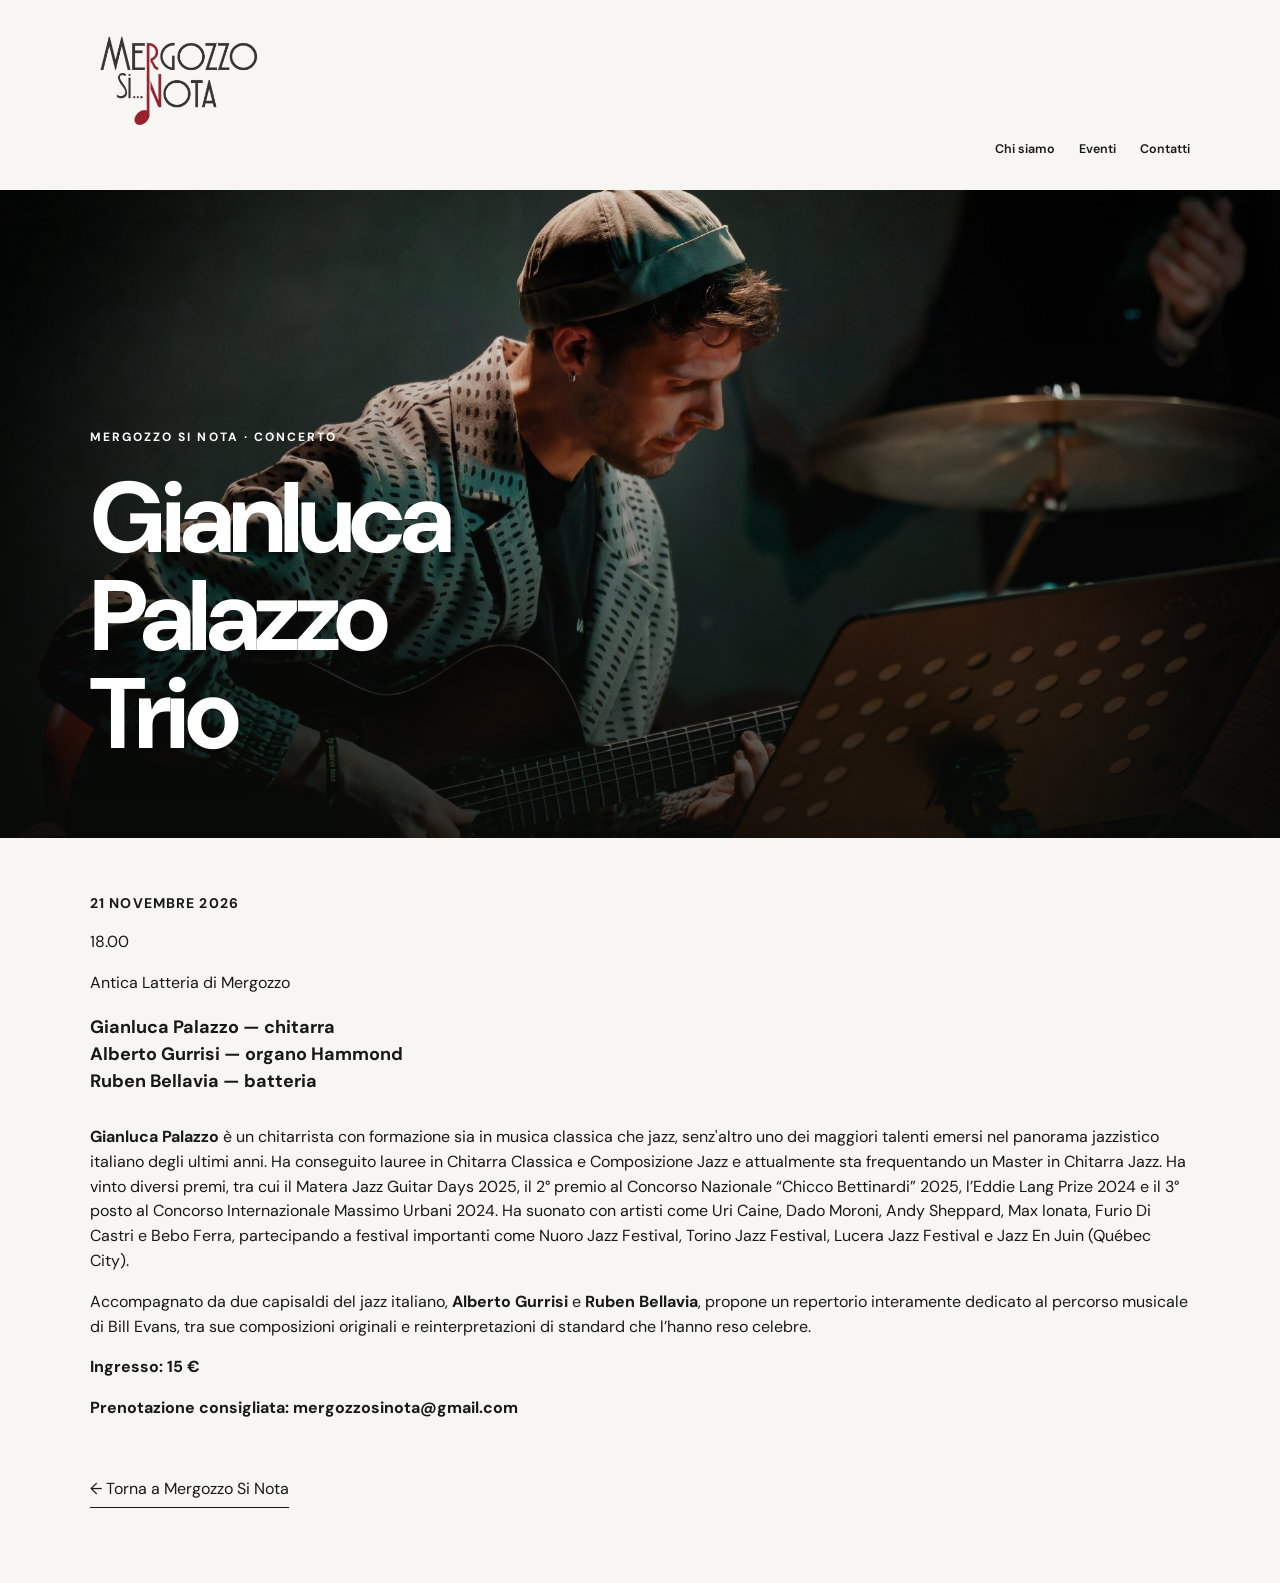
<file: eventi/gianluca-palazzo-trio.html>
<!DOCTYPE html>
<html lang="it">
<head>
  <meta charset="UTF-8">
  <meta name="viewport" content="width=device-width, initial-scale=1.0">

  <title>Gianluca Palazzo Trio — Mergozzo Si Nota</title>
  <meta name="description" content="Gianluca Palazzo Trio in concerto per Mergozzo Si Nota, 17 ottobre 2026.">

  <link rel="stylesheet" href="../style.css">

  <style>
    .concert-page {
      background: #f7f6f2;
      min-height: 100vh;
    }

    .concert-hero {
  position: relative;
  min-height: 72vh;
  margin-top: 8px;
  display: flex;
  align-items: flex-end;
  overflow: hidden;
  background: #252822;
  color: white;
}

    .concert-hero-image {
      position: absolute;
      inset: 0;
      width: 100%;
      height: 100%;
      object-fit: cover;
      object-position: center 45%;
    }

    .concert-hero::after {
      content: "";
      position: absolute;
      inset: 0;
      background: linear-gradient(
        0deg,
        rgba(10, 12, 10, 0.78),
        rgba(10, 12, 10, 0.08) 85%
      );
    }

    .concert-hero-content {
      position: relative;
      z-index: 1;
      width: min(1100px, 86%);
      margin: 0 auto;
      padding: 90px 0 75px;
    }

    .concert-eyebrow {
      margin: 0 0 22px;
      font-size: 12px;
      font-weight: 700;
      letter-spacing: 0.17em;
      text-transform: uppercase;
    }

    .concert-hero h1 {
      max-width: 950px;
      margin: 0;
      color: white;
      font-size: clamp(44px, 8vw, 100px);
      line-height: 0.98;
      letter-spacing: -0.055em;
    }

    .concert-info {
      width: min(1100px, 86%);
      margin: 0 auto;
      padding: 55px 0 75px;
    }

    .concert-date {
      margin: 0 0 12px;
      font-size: 14px;
      font-weight: 700;
      letter-spacing: 0.08em;
      text-transform: uppercase;
    }

    .concert-type {
      margin: 0;
      font-size: 17px;
    }

    .concert-back {
      display: inline-block;
      margin-top: 40px;
      color: inherit;
      text-decoration: none;
      border-bottom: 1px solid currentColor;
      padding-bottom: 5px;
    }

    .concert-back:hover {
      opacity: 0.65;
    }

    @media (max-width: 600px) {
      .concert-hero {
        min-height: 68vh;
      }

      .concert-hero-content {
        width: calc(100% - 48px);
        padding: 70px 0 55px;
      }

      .concert-info {
        width: calc(100% - 48px);
        padding: 38px 0 55px;
      }
    }

    /* Spaziatura del menu nella pagina del concerto */
.concert-page .header {
  padding: 22px 7%;
  box-sizing: border-box;
}

@media (max-width: 600px) {
  .concert-page .header {
    padding: 18px 24px;
  }
}

    .concert-artist {
  margin: 18px 0 30px;
  font-size: 18px;
  line-height: 1.5;
  font-weight: 700;
}
  </style>
</head>

<body class="concert-page">

  <header class="header">
    <a href="../index.html" class="logo">
      <img
        src="../images/logo-mergozzo-si-nota.png"
        alt="Mergozzo Si Nota"
        class="logo-image"
      >
    </a>

    <nav class="nav-links">
      <a href="../chi-siamo.html">Chi siamo</a>
      <a href="../eventi.html">Eventi</a>
      <a href="../contatti.html">Contatti</a>
    </nav>
  </header>

  <main>
    <section class="concert-hero">
      <img
        class="concert-hero-image"
        src="../images/gianluca palazzo.JPG"
        alt="Gianluca Palazzo in concerto"
      >

      <div class="concert-hero-content">
        <p class="concert-eyebrow">Mergozzo Si Nota · Concerto</p>
        <h1>Gianluca<br>Palazzo<br>Trio</h1>
      </div>
    </section>

    <section class="concert-info">
      <p class="concert-date">21 novembre 2026</p>
      <p class="concert-time">18.00</p>
      <p class="concert-location">Antica Latteria di Mergozzo</p>
      <p class="concert-artist">
      <strong>Gianluca Palazzo</strong> — chitarra<br>
      <strong>Alberto Gurrisi</strong> — organo Hammond<br>
      <strong>Ruben Bellavia</strong> — batteria<br>
      </p>
      <div class="concert-description">
    <p>
      <strong>Gianluca Palazzo</strong> è un chitarrista con formazione sia in musica classica che jazz, senz'altro uno dei maggiori talenti emersi nel panorama jazzistico italiano degli ultimi anni.
      Ha conseguito lauree in Chitarra Classica e Composizione Jazz e attualmente sta frequentando un Master in Chitarra Jazz.
      Ha vinto diversi premi, tra cui il Matera Jazz Guitar Days 2025, il 2° premio al Concorso Nazionale “Chicco Bettinardi” 2025,
      l’Eddie Lang Prize 2024 e il 3° posto al Concorso Internazionale Massimo Urbani 2024. Ha suonato con artisti come Uri Caine,
      Dado Moroni, Andy Sheppard, Max Ionata, Furio Di Castri e Bebo Ferra, partecipando a festival importanti come Nuoro Jazz Festival,
      Torino Jazz Festival, Lucera Jazz Festival e Jazz En Juin (Québec City).  
      </p>
      <p>
      Accompagnato da due capisaldi del jazz italiano, <strong>Alberto Gurrisi</strong> e <strong>Ruben Bellavia</strong>,
      propone un repertorio interamente dedicato al percorso musicale di Bill Evans, 
      tra sue composizioni originali e reinterpretazioni di standard che l’hanno reso celebre.
  </div>

  <div class="concert-practical">
    <p><strong>Ingresso: 15 €</strong></p>
    <p>
      <strong>
        Prenotazione consigliata:
        <a href="mailto:mergozzosinota@gmail.com">
          mergozzosinota@gmail.com
        </a>
      </strong>
    </p>
  </div>
      <a class="concert-back" href="../index.html">
        ← Torna a Mergozzo Si Nota
      </a>
    </section>
  </main>

</body>
</html>
</file>
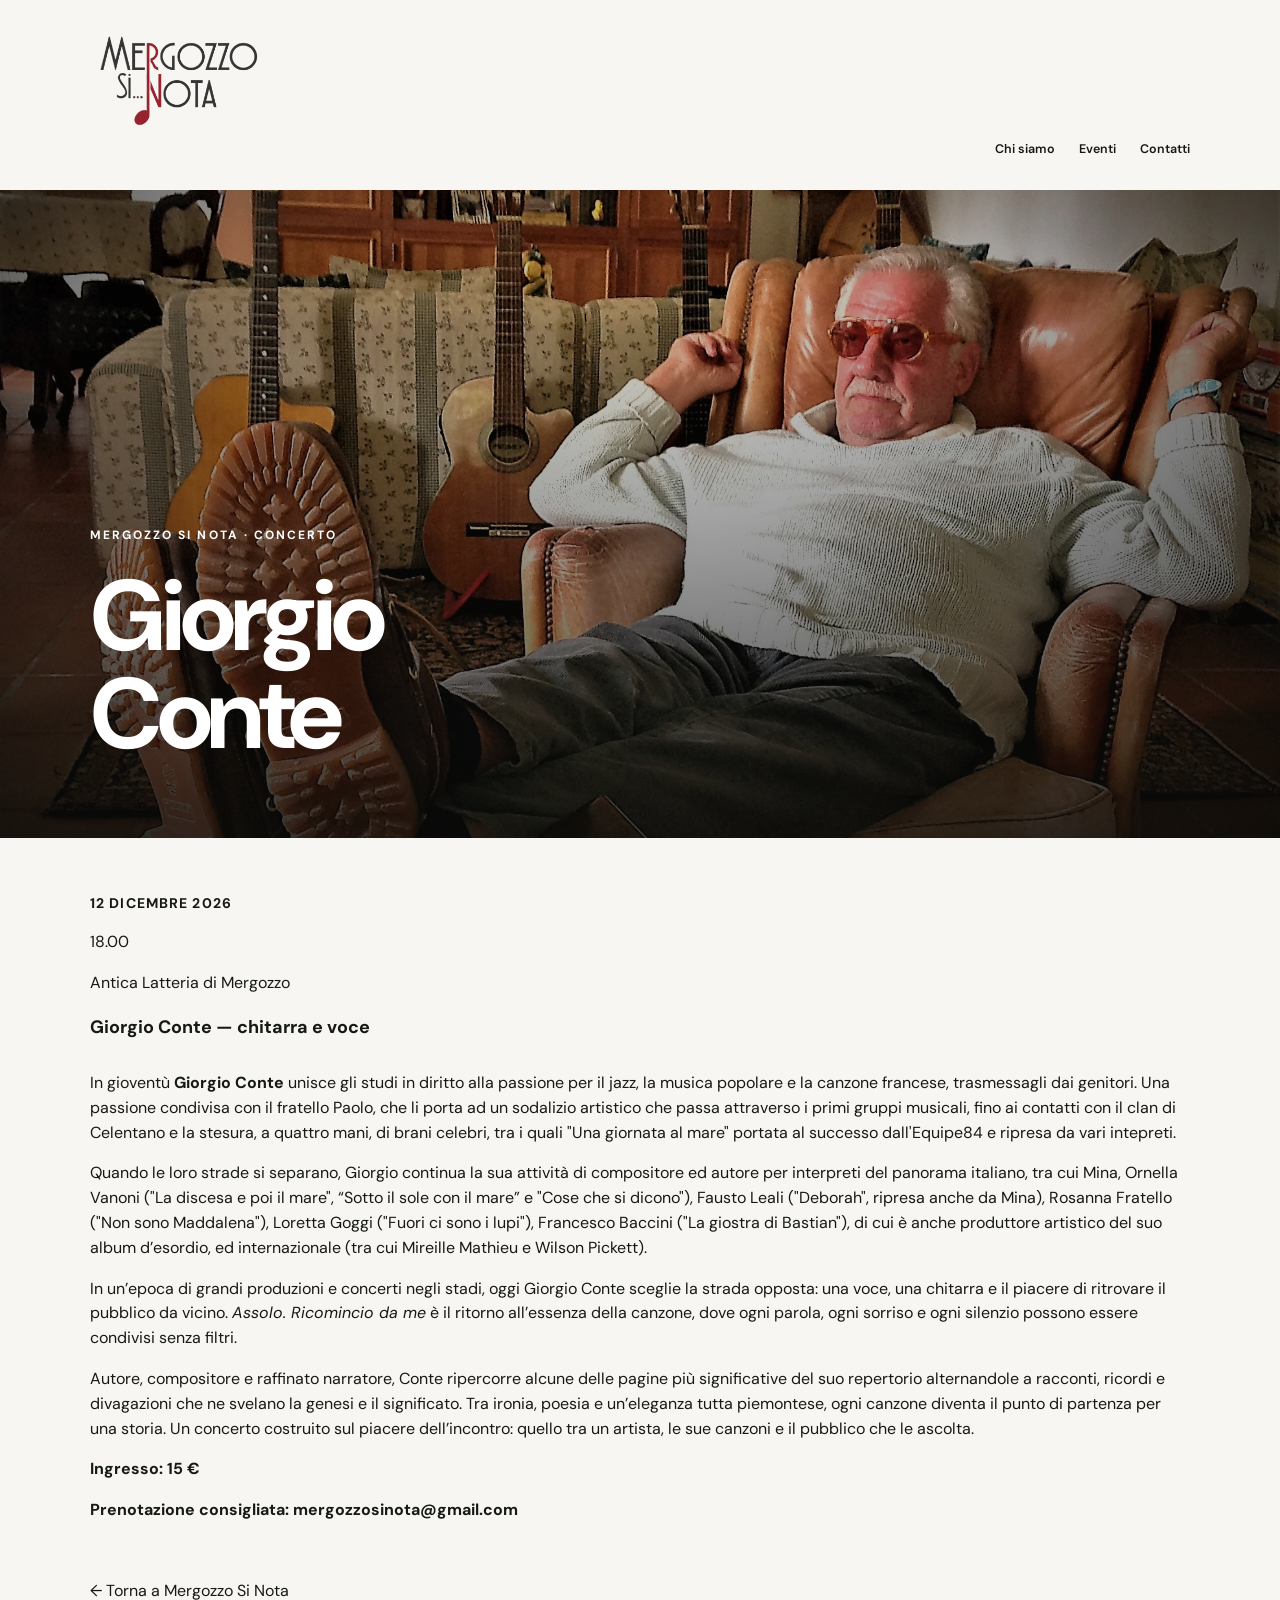
<file: eventi/giorgio-conte.html>
<!DOCTYPE html>
<html lang="it">
<head>
  <meta charset="UTF-8">
  <meta name="viewport" content="width=device-width, initial-scale=1.0">

  <title>Giorgio Conte — Mergozzo Si Nota</title>
  <meta name="description" content="Giorgio Conte in concerto per Mergozzo Si Nota, 17 ottobre 2026.">

  <link rel="stylesheet" href="../style.css">

  <style>
    .concert-page {
      background: #f7f6f2;
      min-height: 100vh;
    }

    .concert-hero {
  position: relative;
  min-height: 72vh;
  margin-top: 8px;
  display: flex;
  align-items: flex-end;
  overflow: hidden;
  background: #252822;
  color: white;
}

    .concert-hero-image {
      position: absolute;
      inset: 0;
      width: 100%;
      height: 100%;
      object-fit: cover;
      object-position: center 45%;
    }

    /* Alza l'inquadratura della foto solo su PC */
@media (min-width: 601px) {
  .concert-hero-image {
    object-position: center 30%;
  }
}

    .concert-hero::after {
      content: "";
      position: absolute;
      inset: 0;
      background: linear-gradient(
        0deg,
        rgba(10, 12, 10, 0.78),
        rgba(10, 12, 10, 0.08) 85%
      );
    }

    .concert-hero-content {
      position: relative;
      z-index: 1;
      width: min(1100px, 86%);
      margin: 0 auto;
      padding: 90px 0 75px;
    }

    .concert-eyebrow {
      margin: 0 0 22px;
      font-size: 12px;
      font-weight: 700;
      letter-spacing: 0.17em;
      text-transform: uppercase;
    }

    .concert-hero h1 {
      max-width: 950px;
      margin: 0;
      color: white;
      font-size: clamp(44px, 8vw, 100px);
      line-height: 0.98;
      letter-spacing: -0.055em;
    }

    .concert-info {
      width: min(1100px, 86%);
      margin: 0 auto;
      padding: 55px 0 75px;
    }

    .concert-date {
      margin: 0 0 12px;
      font-size: 14px;
      font-weight: 700;
      letter-spacing: 0.08em;
      text-transform: uppercase;
    }

    .concert-type {
      margin: 0;
      font-size: 17px;
    }

    .concert-back {
      display: inline-block;
      margin-top: 40px;
      color: inherit;
      text-decoration: none;
      border-bottom: 1px solid currentColor;
      padding-bottom: 5px;
    }

    .concert-back:hover {
      opacity: 0.65;
    }

    @media (max-width: 600px) {
      .concert-hero {
        min-height: 68vh;
      }

      .concert-hero-content {
        width: calc(100% - 48px);
        padding: 70px 0 55px;
      }

      .concert-info {
        width: calc(100% - 48px);
        padding: 38px 0 55px;
      }
    }

    /* Spaziatura del menu nella pagina del concerto */
.concert-page .header {
  padding: 22px 7%;
  box-sizing: border-box;
}

@media (max-width: 600px) {
  .concert-page .header {
    padding: 18px 24px;
  }
}

    .concert-artist {
  margin: 18px 0 30px;
  font-size: 18px;
  line-height: 1.5;
  font-weight: 700;
}
  </style>
</head>

<body class="concert-page">

  <header class="header">
    <a href="../index.html" class="logo">
      <img
        src="../images/logo-mergozzo-si-nota.png"
        alt="Mergozzo Si Nota"
        class="logo-image"
      >
    </a>

    <nav class="nav-links">
      <a href="../chi-siamo.html">Chi siamo</a>
      <a href="../eventi.html">Eventi</a>
      <a href="../contatti.html">Contatti</a>
    </nav>
  </header>

  <main>
    <section class="concert-hero">
      <img
        class="concert-hero-image"
        src="../images/giorgio conte.jpg"
        alt="Giorgio Conte in concerto"
      >

      <div class="concert-hero-content">
        <p class="concert-eyebrow">Mergozzo Si Nota · Concerto</p>
        <h1>Giorgio<br>Conte</h1>
      </div>
    </section>

    <section class="concert-info">
      <p class="concert-date">12 dicembre 2026</p>
      <p class="concert-time">18.00</p>
      <p class="concert-location">Antica Latteria di Mergozzo</p>
      <p class="concert-artist">
      <strong>Giorgio Conte</strong> — chitarra e voce<br>
      </p>
      <div class="concert-description">
    <p>
      In gioventù <strong>Giorgio Conte</strong> unisce gli studi in diritto alla passione per il jazz, la musica popolare e la canzone francese, trasmessagli dai genitori.
      Una passione condivisa con il fratello Paolo, che li porta ad un sodalizio artistico che passa attraverso i primi gruppi musicali, fino ai contatti con il clan di Celentano e la stesura,
      a quattro mani, di brani celebri, tra i quali "Una giornata al mare" portata al successo dall'Equipe84 e ripresa da vari intepreti.
      </p>
      <p>
      Quando le loro strade si separano, Giorgio continua la sua attività di compositore ed autore per interpreti del panorama italiano, tra cui Mina, 
      Ornella Vanoni ("La discesa e poi il mare", “Sotto il sole con il mare” e "Cose che si dicono"), Fausto Leali ("Deborah", ripresa anche da Mina),
      Rosanna Fratello ("Non sono Maddalena"), Loretta Goggi ("Fuori ci sono i lupi"), Francesco Baccini ("La giostra di Bastian"),
      di cui è anche produttore artistico del suo album d’esordio, ed internazionale (tra cui Mireille Mathieu e Wilson Pickett). 
      </p>
      <p>
      In un’epoca di grandi produzioni e concerti negli stadi, oggi Giorgio Conte sceglie la strada opposta: una voce, una chitarra e il piacere di ritrovare
      il pubblico da vicino. <em>Assolo. Ricomincio da me</em> è il ritorno all’essenza della canzone, dove ogni parola, ogni sorriso e ogni silenzio possono
      essere condivisi senza filtri.
      </p>
      <p>
      Autore, compositore e raffinato narratore, Conte ripercorre alcune delle pagine più significative del suo repertorio alternandole a racconti,
      ricordi e divagazioni che ne svelano la genesi e il significato. Tra ironia, poesia e un’eleganza tutta piemontese, ogni canzone diventa il punto di partenza per una storia.
      Un concerto costruito sul piacere dell’incontro: quello tra un artista, le sue canzoni e il pubblico che le ascolta.
  </div>

  <div class="concert-practical">
    <p><strong>Ingresso: 15 €</strong></p>
    <p>
      <strong>
        Prenotazione consigliata:
        <a href="mailto:mergozzosinota@gmail.com">
          mergozzosinota@gmail.com
        </a>
      </strong>
    </p>
  </div>
      <a class="concert-back" href="../index.html">
        ← Torna a Mergozzo Si Nota
      </a>
    </section>
  </main>

</body>
</html>
</file>
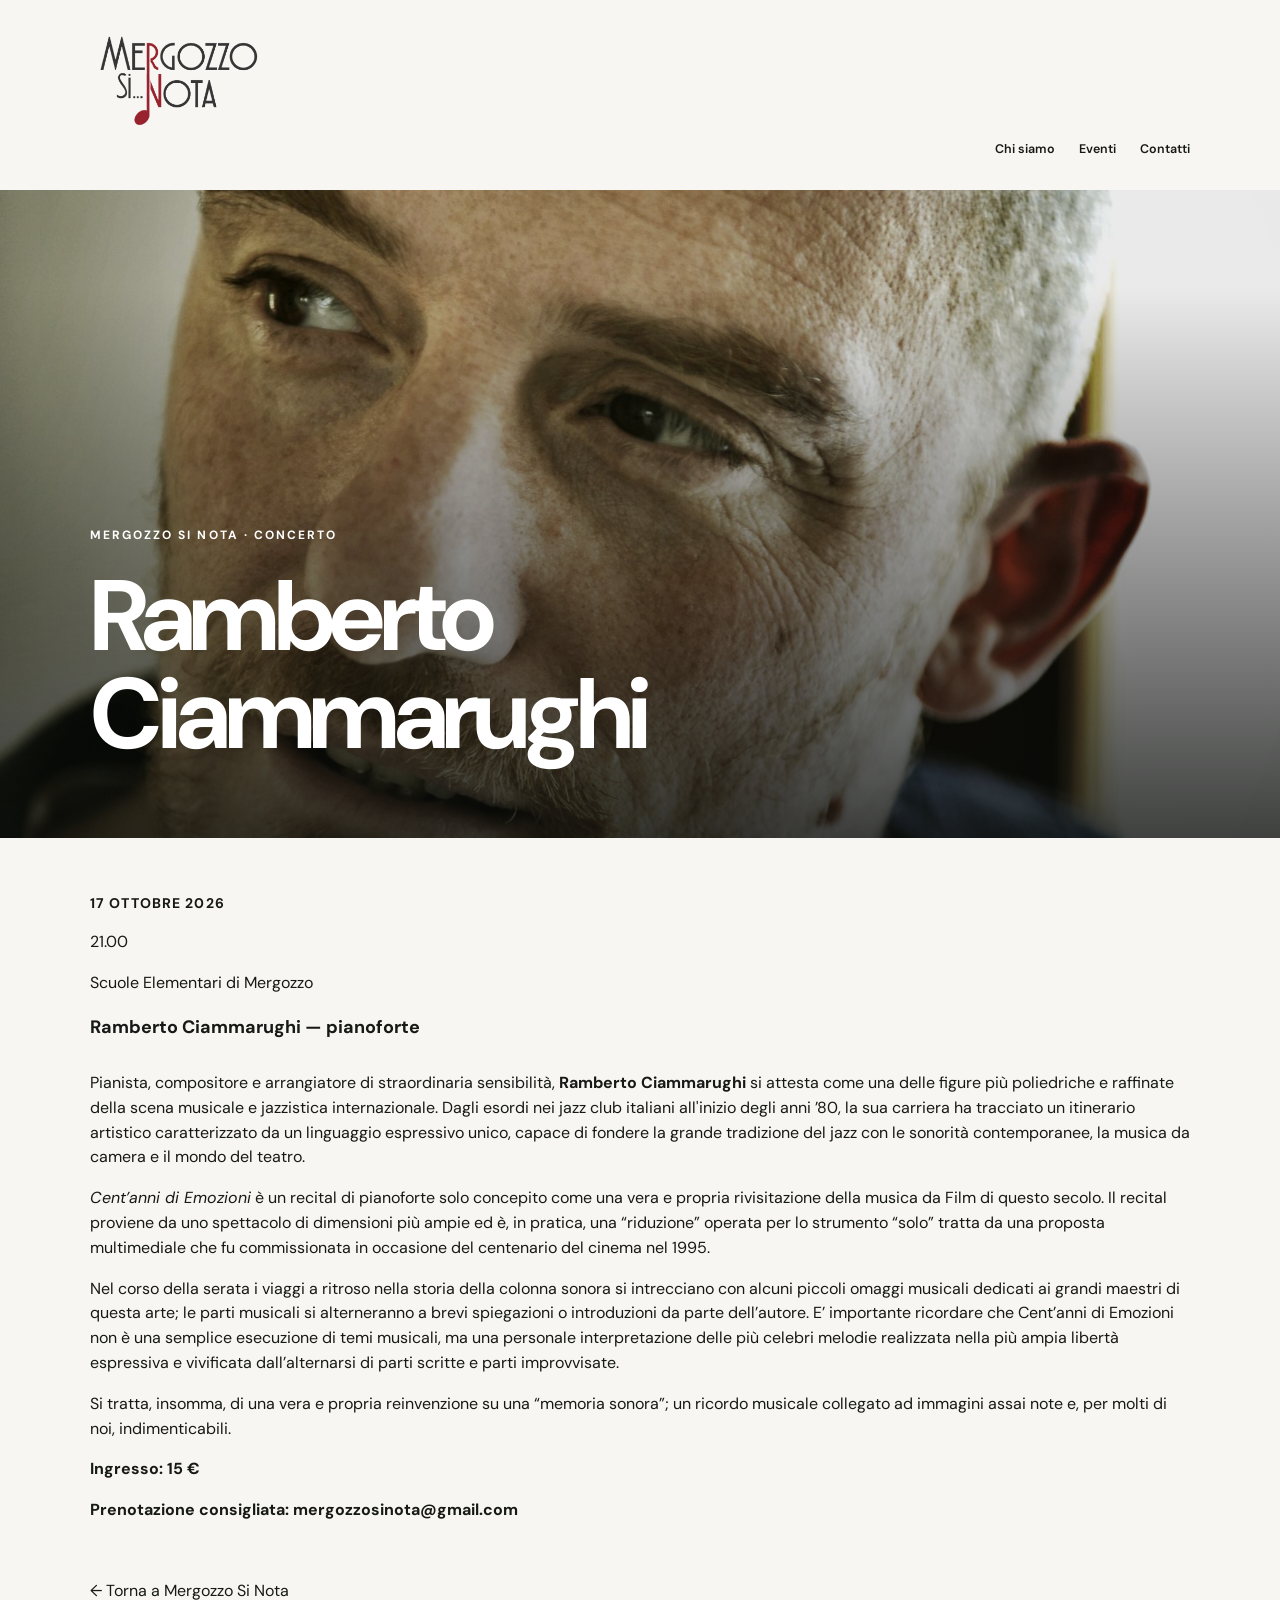
<file: eventi/ramberto-ciammarughi.html>
<!DOCTYPE html>
<html lang="it">
<head>
  <meta charset="UTF-8">
  <meta name="viewport" content="width=device-width, initial-scale=1.0">

  <title>Ramberto Ciammarughi — Mergozzo Si Nota</title>
  <meta name="description" content="Ramberto Ciammarughi in concerto per Mergozzo Si Nota, 17 ottobre 2026.">

  <link rel="stylesheet" href="../style.css">

  <style>
    .concert-page {
      background: #f7f6f2;
      min-height: 100vh;
    }

    .concert-hero {
  position: relative;
  min-height: 72vh;
  margin-top: 8px;
  display: flex;
  align-items: flex-end;
  overflow: hidden;
  background: #252822;
  color: white;
}

    .concert-hero-image {
      position: absolute;
      inset: 0;
      width: 100%;
      height: 100%;
      object-fit: cover;
      object-position: center 45%;
    }

    .concert-hero::after {
      content: "";
      position: absolute;
      inset: 0;
      background: linear-gradient(
        0deg,
        rgba(10, 12, 10, 0.78),
        rgba(10, 12, 10, 0.08) 85%
      );
    }

    .concert-hero-content {
      position: relative;
      z-index: 1;
      width: min(1100px, 86%);
      margin: 0 auto;
      padding: 90px 0 75px;
    }

    .concert-eyebrow {
      margin: 0 0 22px;
      font-size: 12px;
      font-weight: 700;
      letter-spacing: 0.17em;
      text-transform: uppercase;
    }

    .concert-hero h1 {
      max-width: 950px;
      margin: 0;
      color: white;
      font-size: clamp(44px, 8vw, 100px);
      line-height: 0.98;
      letter-spacing: -0.055em;
    }

    .concert-info {
      width: min(1100px, 86%);
      margin: 0 auto;
      padding: 55px 0 75px;
    }

    .concert-date {
      margin: 0 0 12px;
      font-size: 14px;
      font-weight: 700;
      letter-spacing: 0.08em;
      text-transform: uppercase;
    }

    .concert-type {
      margin: 0;
      font-size: 17px;
    }

    .concert-back {
      display: inline-block;
      margin-top: 40px;
      color: inherit;
      text-decoration: none;
      border-bottom: 1px solid currentColor;
      padding-bottom: 5px;
    }

    .concert-back:hover {
      opacity: 0.65;
    }

    @media (max-width: 600px) {
      .concert-hero {
        min-height: 68vh;
      }

      .concert-hero-content {
        width: calc(100% - 48px);
        padding: 70px 0 55px;
      }

      .concert-info {
        width: calc(100% - 48px);
        padding: 38px 0 55px;
      }
    }

    /* Spaziatura del menu nella pagina del concerto */
.concert-page .header {
  padding: 22px 7%;
  box-sizing: border-box;
}

@media (max-width: 600px) {
  .concert-page .header {
    padding: 18px 24px;
  }
}

    .concert-artist {
  margin: 18px 0 30px;
  font-size: 18px;
  line-height: 1.5;
  font-weight: 700;
}
  </style>
</head>

<body class="concert-page">

  <header class="header">
    <a href="../index.html" class="logo">
      <img
        src="../images/logo-mergozzo-si-nota.png"
        alt="Mergozzo Si Nota"
        class="logo-image"
      >
    </a>

    <nav class="nav-links">
      <a href="../chi-siamo.html">Chi siamo</a>
      <a href="../eventi.html">Eventi</a>
      <a href="../contatti.html">Contatti</a>
    </nav>
  </header>

  <main>
    <section class="concert-hero">
      <img
        class="concert-hero-image"
        src="../images/Ramberto-Ciammarughi-scaled.jpg"
        alt="Ramberto Ciammarughi in concerto"
      >

      <div class="concert-hero-content">
        <p class="concert-eyebrow">Mergozzo Si Nota · Concerto</p>
        <h1>Ramberto<br>Ciammarughi</h1>
      </div>
    </section>

    <section class="concert-info">
      <p class="concert-date">17 ottobre 2026</p>
      <p class="concert-time">21.00</p>
      <p class="concert-location">Scuole Elementari di Mergozzo</p>
      <p class="concert-artist">
      <strong>Ramberto Ciammarughi</strong> — pianoforte
      </p>
      <div class="concert-description">
    <p>
      Pianista, compositore e arrangiatore di straordinaria sensibilità, <strong>Ramberto Ciammarughi</strong> si attesta come
      una delle figure più poliedriche e raffinate della scena musicale e jazzistica internazionale. Dagli esordi
      nei jazz club italiani all'inizio degli anni ’80, la sua carriera ha tracciato un itinerario artistico caratterizzato
      da un linguaggio espressivo unico, capace di fondere la grande tradizione del jazz con le sonorità contemporanee, la musica da camera e il mondo del teatro. 
      </p>
      <p>
      <em>Cent’anni di Emozioni</em> è un recital di pianoforte solo concepito come una vera e propria rivisitazione
della musica da Film di questo secolo.
Il recital proviene da uno spettacolo di dimensioni più ampie ed è, in pratica, una “riduzione” operata per lo
strumento “solo” tratta da una proposta multimediale che fu commissionata in occasione del centenario
del cinema nel 1995.
    </p>
    <p>
      Nel corso della serata i viaggi a ritroso nella storia della colonna sonora si intrecciano con alcuni piccoli
omaggi musicali dedicati ai grandi maestri di questa arte; le parti musicali si alterneranno a brevi
spiegazioni o introduzioni da parte dell’autore.
E’ importante ricordare che Cent’anni di Emozioni non è una semplice esecuzione di temi musicali, ma
una personale interpretazione delle più celebri melodie realizzata nella più ampia libertà espressiva e
vivificata dall’alternarsi di parti scritte e parti improvvisate.
      </p>
    <p>
Si tratta, insomma, di una vera e propria reinvenzione su una “memoria sonora”; un ricordo musicale
collegato ad immagini assai note e, per molti di noi, indimenticabili.
    </p>
  </div>

  <div class="concert-practical">
    <p><strong>Ingresso: 15 €</strong></p>
    <p>
      <strong>
        Prenotazione consigliata:
        <a href="mailto:mergozzosinota@gmail.com">
          mergozzosinota@gmail.com
        </a>
      </strong>
    </p>
  </div>
      <a class="concert-back" href="../index.html">
        ← Torna a Mergozzo Si Nota
      </a>
    </section>
  </main>

</body>
</html>
</file>
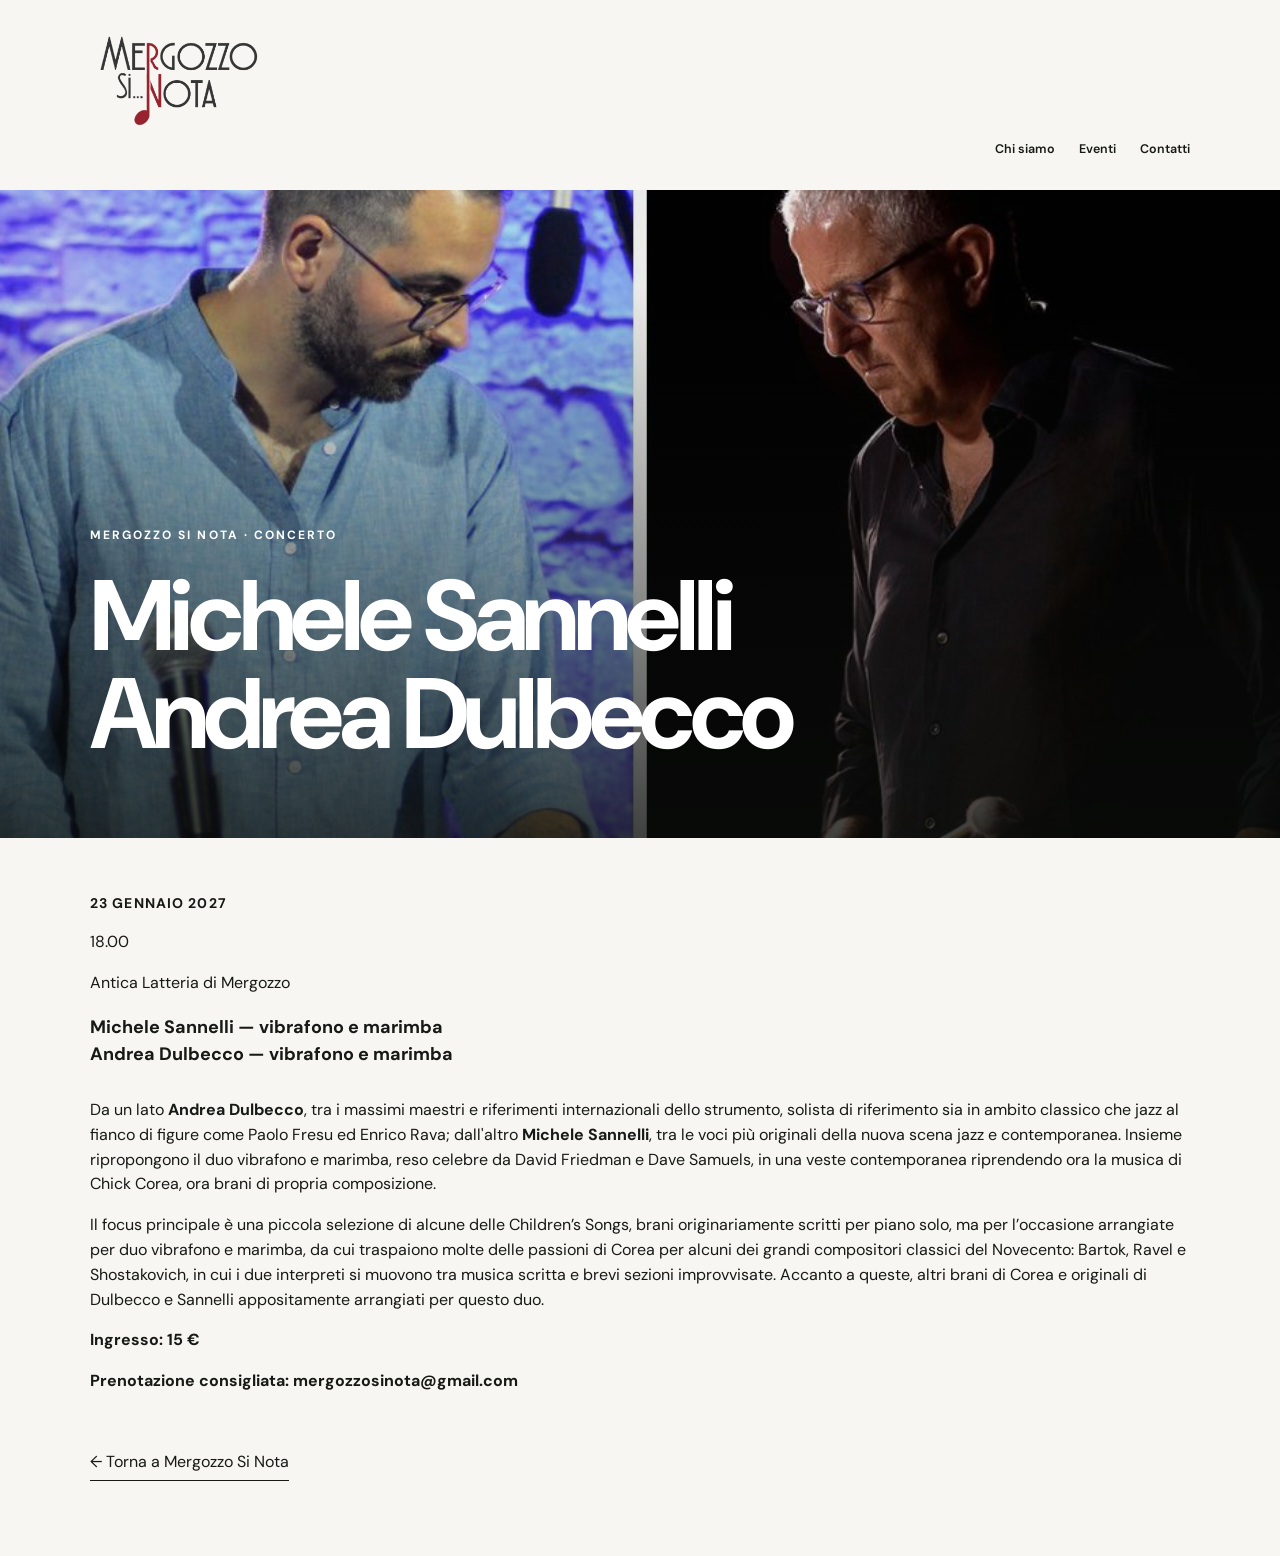
<file: eventi/sannelli-dulbecco.html>
<!DOCTYPE html>
<html lang="it">
<head>
  <meta charset="UTF-8">
  <meta name="viewport" content="width=device-width, initial-scale=1.0">

  <title>Michele Sannelli e Andrea Dulbecco — Mergozzo Si Nota</title>
  <meta name="description" content="Michele Sannelli e Andrea Dulbecco in concerto per Mergozzo Si Nota, 23 gennaio 2027.">

  <link rel="stylesheet" href="../style.css">

  <style>
    .concert-page {
      background: #f7f6f2;
      min-height: 100vh;
    }

    .concert-hero {
  position: relative;
  min-height: 72vh;
  margin-top: 8px;
  display: flex;
  align-items: flex-end;
  overflow: hidden;
  background: #252822;
  color: white;
}

    .concert-hero-image {
      position: absolute;
      inset: 0;
      width: 100%;
      height: 100%;
      object-fit: cover;
      object-position: center 45%;
    }

    .concert-hero::after {
      content: "";
      position: absolute;
      inset: 0;
      background: linear-gradient(
        0deg,
        rgba(10, 12, 10, 0.78),
        rgba(10, 12, 10, 0.08) 85%
      );
    }

    .concert-hero-content {
      position: relative;
      z-index: 1;
      width: min(1100px, 86%);
      margin: 0 auto;
      padding: 90px 0 75px;
    }

    .concert-eyebrow {
      margin: 0 0 22px;
      font-size: 12px;
      font-weight: 700;
      letter-spacing: 0.17em;
      text-transform: uppercase;
    }

    .concert-hero h1 {
      max-width: 950px;
      margin: 0;
      color: white;
      font-size: clamp(44px, 8vw, 100px);
      line-height: 0.98;
      letter-spacing: -0.055em;
    }

    .concert-info {
      width: min(1100px, 86%);
      margin: 0 auto;
      padding: 55px 0 75px;
    }

    .concert-date {
      margin: 0 0 12px;
      font-size: 14px;
      font-weight: 700;
      letter-spacing: 0.08em;
      text-transform: uppercase;
    }

    .concert-type {
      margin: 0;
      font-size: 17px;
    }

    .concert-back {
      display: inline-block;
      margin-top: 40px;
      color: inherit;
      text-decoration: none;
      border-bottom: 1px solid currentColor;
      padding-bottom: 5px;
    }

    .concert-back:hover {
      opacity: 0.65;
    }

    @media (max-width: 600px) {
      .concert-hero {
        min-height: 68vh;
      }

      .concert-hero-content {
        width: calc(100% - 48px);
        padding: 70px 0 55px;
      }

      .concert-info {
        width: calc(100% - 48px);
        padding: 38px 0 55px;
      }
    }

    /* Spaziatura del menu nella pagina del concerto */
.concert-page .header {
  padding: 22px 7%;
  box-sizing: border-box;
}

@media (max-width: 600px) {
  .concert-page .header {
    padding: 18px 24px;
  }
}

    .concert-artist {
  margin: 18px 0 30px;
  font-size: 18px;
  line-height: 1.5;
  font-weight: 700;
}
  </style>
</head>

<body class="concert-page">

  <header class="header">
    <a href="../index.html" class="logo">
      <img
        src="../images/logo-mergozzo-si-nota.png"
        alt="Mergozzo Si Nota"
        class="logo-image"
      >
    </a>

    <nav class="nav-links">
      <a href="../chi-siamo.html">Chi siamo</a>
      <a href="../eventi.html">Eventi</a>
      <a href="../contatti.html">Contatti</a>
    </nav>
  </header>

  <main>
    <section class="concert-hero">
      <img
        class="concert-hero-image"
        src="../images/sannellidulbecco.jpg"
        alt="Michele Sannelli e Andrea Dulbecco in concerto"
      >

      <div class="concert-hero-content">
        <p class="concert-eyebrow">Mergozzo Si Nota · Concerto</p>
        <h1>Michele Sannelli<br>Andrea Dulbecco</h1>
      </div>
    </section>

    <section class="concert-info">
      <p class="concert-date">23 gennaio 2027</p>
      <p class="concert-time">18.00</p>
      <p class="concert-location">Antica Latteria di Mergozzo</p>
      <p class="concert-artist">
      <strong>Michele Sannelli</strong> — vibrafono e marimba<br>
      <strong>Andrea Dulbecco</strong> — vibrafono e marimba<br>
      </p>
      <div class="concert-description">
    <p>
       Da un lato <strong>Andrea Dulbecco</strong>, tra i massimi maestri e riferimenti internazionali dello strumento, 
       solista di riferimento sia in ambito classico che jazz al fianco di figure come Paolo Fresu ed Enrico Rava; 
       dall'altro <strong>Michele Sannelli</strong>, tra le voci più originali della nuova scena jazz e contemporanea.
      Insieme ripropongono il duo vibrafono e marimba, reso celebre da David Friedman e Dave Samuels, in una veste contemporanea riprendendo
      ora la musica di Chick Corea, ora brani di propria composizione.
      </p>
      <p>
      Il focus principale è una piccola selezione di alcune delle Children’s Songs, brani originariamente
scritti per piano solo, ma per l’occasione arrangiate per duo vibrafono e marimba, da cui traspaiono
molte delle passioni di Corea per alcuni dei grandi compositori classici del Novecento: Bartok,
Ravel e Shostakovich, in cui i due interpreti si muovono tra musica scritta e brevi sezioni
improvvisate. Accanto a queste, altri brani di Corea e originali di Dulbecco e Sannelli
appositamente arrangiati per questo duo.
  </div>

  <div class="concert-practical">
    <p><strong>Ingresso: 15 €</strong></p>
    <p>
      <strong>
        Prenotazione consigliata:
        <a href="mailto:mergozzosinota@gmail.com">
          mergozzosinota@gmail.com
        </a>
      </strong>
    </p>
  </div>
      <a class="concert-back" href="../index.html">
        ← Torna a Mergozzo Si Nota
      </a>
    </section>
  </main>

</body>
</html>
</file>
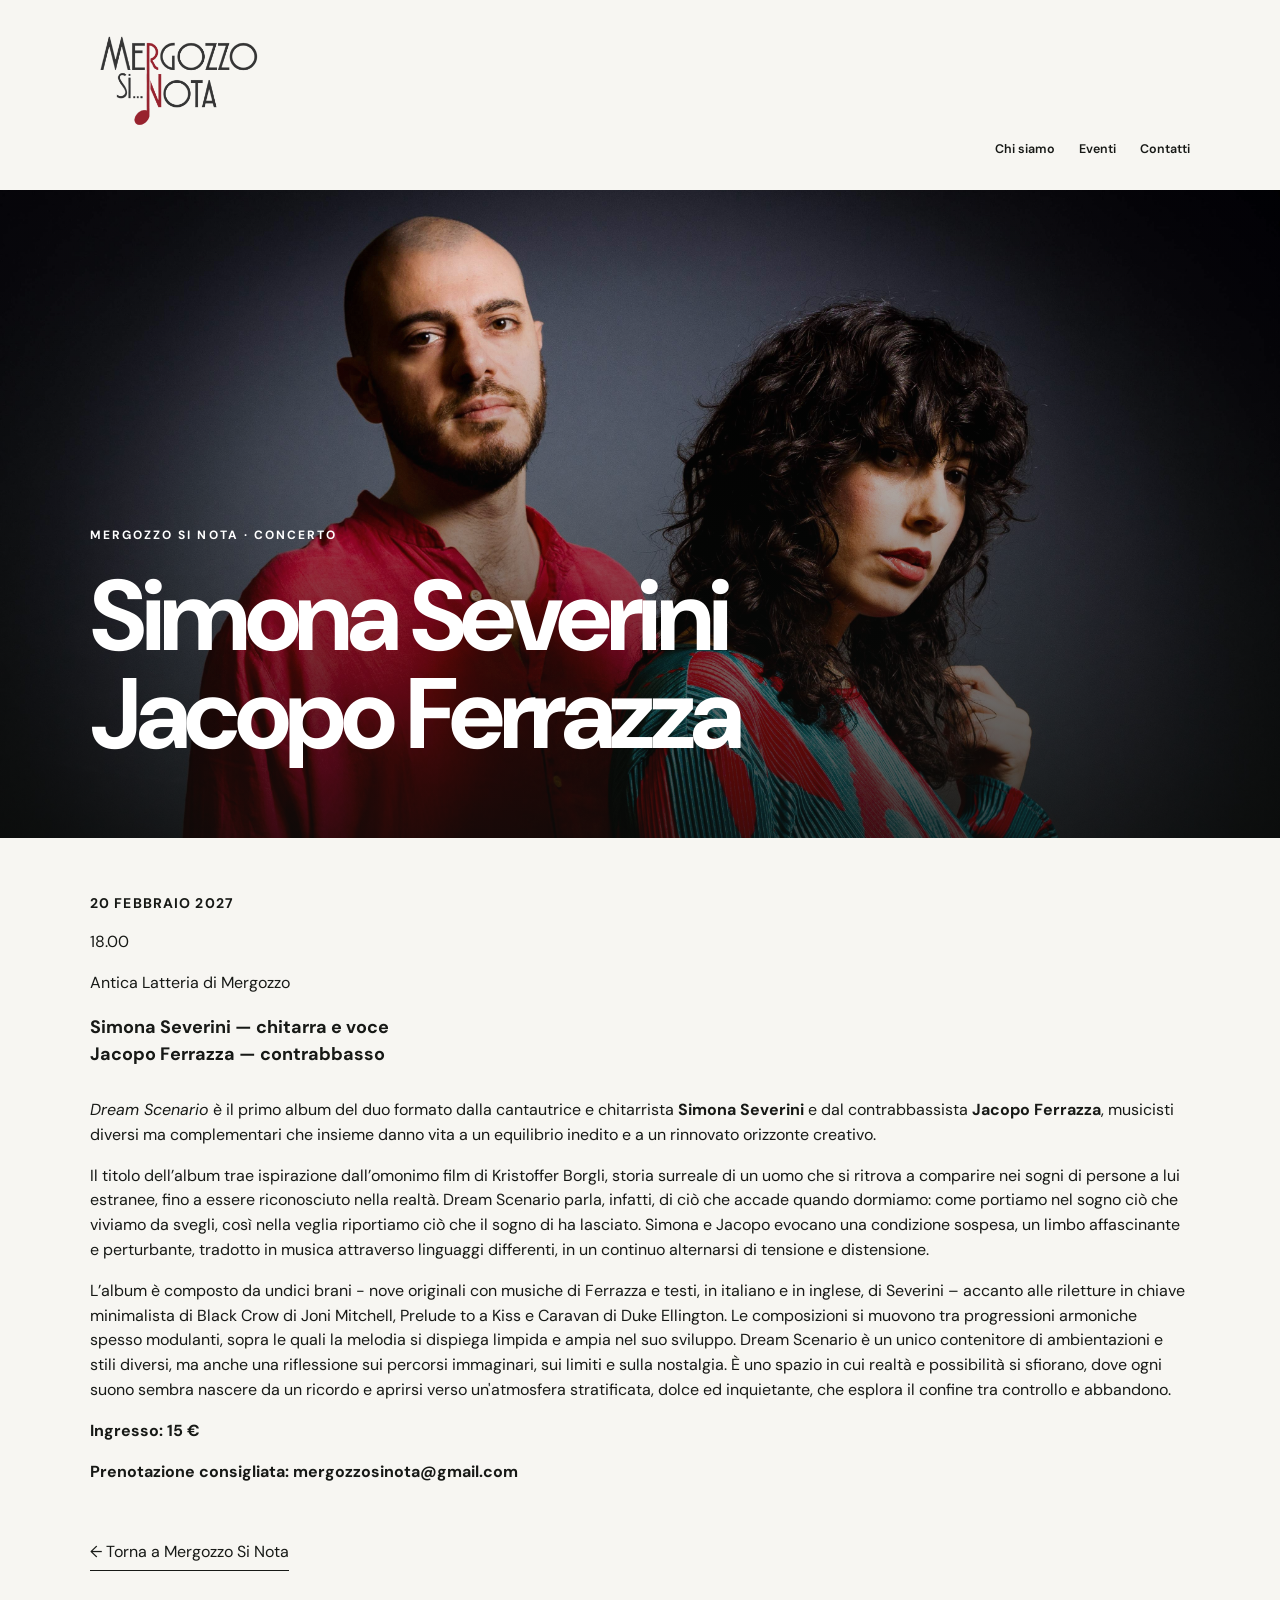
<file: eventi/severini-ferrazza.html>
<!DOCTYPE html>
<html lang="it">
<head>
  <meta charset="UTF-8">
  <meta name="viewport" content="width=device-width, initial-scale=1.0">

  <title>Simona Severini e Jacopo Ferrazza — Mergozzo Si Nota</title>
  <meta name="description" content="Simona Severini e Jacopo Ferrazza in concerto per Mergozzo Si Nota, 20 febbraio 2027.">

  <link rel="stylesheet" href="../style.css">

  <style>
    .concert-page {
      background: #f7f6f2;
      min-height: 100vh;
    }

    .concert-hero {
  position: relative;
  min-height: 72vh;
  margin-top: 8px;
  display: flex;
  align-items: flex-end;
  overflow: hidden;
  background: #252822;
  color: white;
}

    .concert-hero-image {
      position: absolute;
      inset: 0;
      width: 100%;
      height: 100%;
      object-fit: cover;
      object-position: center 45%;
    }

    /* Alza l'inquadratura della foto solo su PC */
@media (min-width: 601px) {
  .concert-hero-image {
    object-position: center 17%;
  }
}

    .concert-hero::after {
      content: "";
      position: absolute;
      inset: 0;
      background: linear-gradient(
        0deg,
        rgba(10, 12, 10, 0.78),
        rgba(10, 12, 10, 0.08) 85%
      );
    }

    .concert-hero-content {
      position: relative;
      z-index: 1;
      width: min(1100px, 86%);
      margin: 0 auto;
      padding: 90px 0 75px;
    }

    .concert-eyebrow {
      margin: 0 0 22px;
      font-size: 12px;
      font-weight: 700;
      letter-spacing: 0.17em;
      text-transform: uppercase;
    }

    .concert-hero h1 {
      max-width: 950px;
      margin: 0;
      color: white;
      font-size: clamp(44px, 8vw, 100px);
      line-height: 0.98;
      letter-spacing: -0.055em;
    }

    .concert-info {
      width: min(1100px, 86%);
      margin: 0 auto;
      padding: 55px 0 75px;
    }

    .concert-date {
      margin: 0 0 12px;
      font-size: 14px;
      font-weight: 700;
      letter-spacing: 0.08em;
      text-transform: uppercase;
    }

    .concert-type {
      margin: 0;
      font-size: 17px;
    }

    .concert-back {
      display: inline-block;
      margin-top: 40px;
      color: inherit;
      text-decoration: none;
      border-bottom: 1px solid currentColor;
      padding-bottom: 5px;
    }

    .concert-back:hover {
      opacity: 0.65;
    }

    @media (max-width: 600px) {
      .concert-hero {
        min-height: 68vh;
      }

      .concert-hero-content {
        width: calc(100% - 48px);
        padding: 70px 0 55px;
      }

      .concert-info {
        width: calc(100% - 48px);
        padding: 38px 0 55px;
      }
    }

    /* Spaziatura del menu nella pagina del concerto */
.concert-page .header {
  padding: 22px 7%;
  box-sizing: border-box;
}

@media (max-width: 600px) {
  .concert-page .header {
    padding: 18px 24px;
  }
}

    .concert-artist {
  margin: 18px 0 30px;
  font-size: 18px;
  line-height: 1.5;
  font-weight: 700;
}
  </style>
</head>

<body class="concert-page">

  <header class="header">
    <a href="../index.html" class="logo">
      <img
        src="../images/logo-mergozzo-si-nota.png"
        alt="Mergozzo Si Nota"
        class="logo-image"
      >
    </a>

    <nav class="nav-links">
      <a href="../chi-siamo.html">Chi siamo</a>
      <a href="../eventi.html">Eventi</a>
      <a href="../contatti.html">Contatti</a>
    </nav>
  </header>

  <main>
    <section class="concert-hero">
      <img
        class="concert-hero-image"
        src="../images/severiniferrazza.jpg"
        alt="Simona Severini e Jacopo Ferrazza in concerto"
      >

      <div class="concert-hero-content">
        <p class="concert-eyebrow">Mergozzo Si Nota · Concerto</p>
        <h1>Simona Severini<br>Jacopo Ferrazza</h1>
      </div>
    </section>

    <section class="concert-info">
      <p class="concert-date">20 febbraio 2027</p>
      <p class="concert-time">18.00</p>
      <p class="concert-location">Antica Latteria di Mergozzo</p>
      <p class="concert-artist">
      <strong>Simona Severini</strong> — chitarra e voce<br>
      <strong>Jacopo Ferrazza</strong> — contrabbasso<br>
      </p>
      <div class="concert-description">
    <p>
       <em>Dream Scenario</em>
è il primo album del duo formato dalla cantautrice e chitarrista
<strong>Simona Severini</strong> e dal contrabbassista <strong>Jacopo Ferrazza</strong>,
musicisti diversi ma complementari che insieme
danno vita a un equilibrio inedito e a un rinnovato orizzonte creativo.
       </p>
      <p>
Il titolo dell’album trae ispirazione dall’omonimo
film di Kristoffer Borgli, storia surreale di
un uomo che si ritrova a comparire nei sogni di persone a lui estranee,
fino a essere
riconosciuto nella realtà.
Dream Scenario parla, infatti, di ciò che accade quando dormiamo: come portiamo nel
sogno ciò che viviamo da svegli, così nella veglia riportiamo ciò che il sogno di ha
lasciato.
Simona e Jacopo evocano una condizione sospesa, un limbo affascinante e perturbante,
tradotto in musica attraverso linguaggi differenti, in un continuo alternarsi di tensione e
distensione.
       </p>
      <p>
L’album è composto da undici brani - nove originali con musiche di Ferrazza e testi, in
italiano e in inglese, di Severini – accanto alle riletture in chiave minimalista di Black Crow
di Joni Mitchell, Prelude to a Kiss e Caravan di Duke Ellington.
Le composizioni si muovono tra progressioni armoniche spesso modulanti, sopra le quali
la melodia si dispiega limpida e ampia nel suo sviluppo. Dream Scenario è un unico
contenitore di ambientazioni e stili diversi, ma anche una riflessione sui percorsi
immaginari, sui limiti e sulla nostalgia. È uno spazio in cui realtà e possibilità si sfiorano,
dove ogni suono sembra nascere da un ricordo e aprirsi verso un'atmosfera stratificata, dolce ed inquietante, che esplora il confine tra controllo e abbandono.
  </div>

  <div class="concert-practical">
    <p><strong>Ingresso: 15 €</strong></p>
    <p>
      <strong>
        Prenotazione consigliata:
        <a href="mailto:mergozzosinota@gmail.com">
          mergozzosinota@gmail.com
        </a>
      </strong>
    </p>
  </div>
      <a class="concert-back" href="../index.html">
        ← Torna a Mergozzo Si Nota
      </a>
    </section>
  </main>

</body>
</html>
</file>
<file: style.css>
/* =========================================
   MERGOZZO SI NOTA — VISUAL IDENTITY
   Contemporary festival / editorial design
   ========================================= */

@import url('https://fonts.googleapis.com/css2?family=DM+Sans:wght@400;500;600;700;800&family=Space+Grotesk:wght@400;500;600;700&display=swap');

:root {
  --paper: #f4f1e9;
  --ink: #171916;
  --coral: #ff5b45;
  --olive: #c8d0a7;
  --muted: #77786f;
  --line: #d8d5cc;
  --white: #ffffff;
  --font-body: 'DM Sans', sans-serif;
  --font-display: 'Space Grotesk', sans-serif;
}

* {
  box-sizing: border-box;
}

html {
  scroll-behavior: smooth;
  scroll-padding-top: 90px;
}

body {
  margin: 0;
  background: var(--paper);
  color: var(--ink);
  font-family: var(--font-body);
  line-height: 1.55;
  -webkit-font-smoothing: antialiased;
}

body, button, a {
  -webkit-tap-highlight-color: transparent;
}

img {
  display: block;
  width: 100%;
  height: 100%;
  object-fit: cover;
}

a {
  color: inherit;
  text-decoration: none;
}

button, a {
  touch-action: manipulation;
}

::selection {
  background: var(--coral);
  color: var(--ink);
}

.container {
  width: min(1380px, calc(100% - 64px));
  margin-inline: auto;
}

/* HEADER */

.site-header {
  position: relative;
  z-index: 10;
  background: var(--paper);
  border-bottom: 1px solid var(--line);
}

.header-inner {
  min-height: 86px;
  display: flex;
  align-items: center;
  justify-content: space-between;
  gap: 32px;
}

.logo {
  display: flex;
  flex-direction: column;
  font-family: var(--font-display);
  font-size: 1.2rem;
  font-weight: 700;
  line-height: 1.05;
  letter-spacing: -0.8px;
}

.logo span {
  color: var(--coral);
}

.logo small {
  margin-top: 7px;
  font-family: var(--font-body);
  font-size: 0.58rem;
  font-weight: 600;
  letter-spacing: 2.2px;
  text-transform: uppercase;
}

.nav-links {
  display: flex;
  align-items: center;
  gap: clamp(18px, 3vw, 42px);
  font-size: 0.78rem;
  font-weight: 600;
}

.nav-links a {
  transition: color 0.2s ease;
}

.nav-links a:hover {
  color: var(--coral);
}

.nav-cta {
  display: inline-flex;
  align-items: center;
  gap: 12px;
  padding: 12px 17px;
  background: var(--ink);
  color: var(--paper);
  font-size: 0.76rem;
  font-weight: 600;
  transition: background 0.2s, color 0.2s;
}

.nav-cta:hover {
  background: var(--coral);
  color: var(--ink);
}

/* HERO */

.hero {
  padding-top: 30px;
}

.hero-topline {
  display: flex;
  justify-content: space-between;
  align-items: center;
  gap: 20px;
  padding-bottom: 20px;
  font-size: 0.69rem;
  font-weight: 700;
  letter-spacing: 1.5px;
  text-transform: uppercase;
}

.hero-topline span:last-child {
  color: var(--muted);
  text-align: right;
}

.hero h1 {
  margin: 0 0 28px;
  max-width: 1200px;
  font-family: var(--font-display);
  font-size: clamp(3.5rem, 10vw, 9.8rem);
  font-weight: 700;
  letter-spacing: -0.095em;
  line-height: 0.85;
  text-transform: uppercase;
}

.hero h1 .accent {
  color: var(--coral);
}

.hero-image-wrap {
  position: relative;
  min-height: 300px;
  height: clamp(340px, 53vw, 690px);
  overflow: hidden;
  background: #353b35;
}

.hero-image {
  object-position: center 48%;
  animation: hero-reveal 1s ease-out both;
}

.hero-image-wrap::after {
  position: absolute;
  inset: 0;
  content: '';
  background: linear-gradient(
    0deg,
    rgba(0, 0, 0, 0.64) 0%,
    rgba(0, 0, 0, 0.08) 55%,
    rgba(0, 0, 0, 0.03) 100%
  );
  pointer-events: none;
}

.hero-caption {
  position: absolute;
  z-index: 1;
  right: 30px;
  bottom: 28px;
  left: 30px;
  display: flex;
  justify-content: space-between;
  align-items: end;
  gap: 20px;
  color: white;
}

.hero-caption p {
  max-width: 580px;
  margin: 0;
  font-family: var(--font-display);
  font-size: clamp(1.5rem, 3.4vw, 3.1rem);
  font-weight: 500;
  letter-spacing: -0.055em;
  line-height: 1.05;
}

.hero-caption span {
  flex-shrink: 0;
  font-size: 0.68rem;
  font-weight: 700;
  letter-spacing: 1.3px;
  text-transform: uppercase;
}

/* INTRO */

.intro {
  display: grid;
  grid-template-columns: 1fr 1fr;
  gap: 60px;
  padding-top: 90px;
  padding-bottom: 100px;
  align-items: start;
}

.eyebrow {
  display: block;
  color: var(--coral);
  font-size: 0.7rem;
  font-weight: 800;
  letter-spacing: 1.8px;
  text-transform: uppercase;
}

.intro h2 {
  max-width: 650px;
  margin: 16px 0 0;
  font-family: var(--font-display);
  font-size: clamp(2.4rem, 5.5vw, 5rem);
  font-weight: 600;
  letter-spacing: -0.075em;
  line-height: 0.98;
}

.intro-copy {
  max-width: 470px;
  padding-top: 28px;
  color: #52544d;
  font-size: 1rem;
}

.intro-copy p {
  margin-top: 0;
}

.text-link {
  display: inline-flex;
  align-items: center;
  gap: 14px;
  margin-top: 12px;
  padding-bottom: 7px;
  border-bottom: 1px solid var(--ink);
  font-size: 0.8rem;
  font-weight: 700;
}

.text-link span {
  color: var(--coral);
  font-size: 1.15rem;
  transition: transform 0.2s;
}

.text-link:hover span {
  transform: translate(4px, -3px);
}

/* EVENTS */

.events-section {
  padding: 65px 0 100px;
  background: #e9e6dc;
}

.section-top {
  display: flex;
  justify-content: space-between;
  align-items: end;
  gap: 24px;
  margin-bottom: 38px;
}

.section-top h2 {
  margin: 10px 0 0;
  font-family: var(--font-display);
  font-size: clamp(2.8rem, 6vw, 6rem);
  font-weight: 700;
  letter-spacing: -0.085em;
  line-height: 0.95;
}

.section-note {
  max-width: 230px;
  margin: 0 0 4px;
  color: var(--muted);
  font-size: 0.82rem;
}

.event-grid {
  display: grid;
  grid-template-columns: repeat(3, minmax(0, 1fr));
  gap: 26px 20px;
}

.event-card {
  display: block;
  min-width: 0;
}

.event-image-wrap {
  position: relative;
  overflow: hidden;
  aspect-ratio: 4 / 4.7;
  background: #d1cfc5;
}

.event-image {
  transition: transform 0.6s cubic-bezier(0.2, 0.7, 0.2, 1);
}

.event-card:hover .event-image {
  transform: scale(1.045);
}

.event-number {
  position: absolute;
  top: 15px;
  left: 15px;
  display: grid;
  width: 39px;
  height: 39px;
  place-items: center;
  border-radius: 50%;
  background: var(--coral);
  color: var(--ink);
  font-family: var(--font-display);
  font-size: 0.78rem;
  font-weight: 700;
}

.event-arrow {
  position: absolute;
  right: 15px;
  bottom: 15px;
  display: grid;
  width: 43px;
  height: 43px;
  place-items: center;
  border-radius: 50%;
  background: var(--paper);
  color: var(--ink);
  font-size: 1.2rem;
  transition: background 0.2s, transform 0.2s;
}

.event-card:hover .event-arrow {
  background: var(--coral);
  transform: rotate(45deg);
}

.event-info {
  padding-top: 18px;
}

.event-meta {
  display: flex;
  flex-wrap: wrap;
  gap: 8px 14px;
  color: var(--muted);
  font-size: 0.69rem;
  font-weight: 700;
  letter-spacing: 0.8px;
  text-transform: uppercase;
}

.event-meta .event-date {
  color: var(--coral);
}

.event-info h3 {
  margin: 10px 0 8px;
  font-family: var(--font-display);
  font-size: clamp(1.35rem, 2.2vw, 2rem);
  font-weight: 600;
  letter-spacing: -0.055em;
  line-height: 1.12;
}

.event-info p {
  margin: 0;
  color: #686a62;
  font-size: 0.85rem;
}

.event-details {
  display: inline-block;
  margin-top: 15px;
  font-size: 0.76rem;
  font-weight: 700;
}

/* FESTIVAL / ABOUT */

.about-section {
  padding: 105px 0;
  background: var(--ink);
  color: var(--paper);
}

.about-grid {
  display: grid;
  grid-template-columns: 1.05fr 0.95fr;
  gap: 70px;
  align-items: center;
}

.about-copy h2 {
  max-width: 680px;
  margin: 17px 0 24px;
  font-family: var(--font-display);
  font-size: clamp(3rem, 6vw, 6.5rem);
  font-weight: 600;
  letter-spacing: -0.085em;
  line-height: 0.91;
}

.about-copy h2 span {
  color: var(--coral);
}

.about-copy p {
  max-width: 460px;
  color: #c5c7bd;
  font-size: 0.95rem;
}

.about-image-wrap {
  position: relative;
  aspect-ratio: 4 / 5;
  overflow: hidden;
  background: #3b423b;
}

.about-image-wrap img {
  transition: transform 0.6s ease;
}

.about-image-wrap:hover img {
  transform: scale(1.035);
}

.about-tag {
  position: absolute;
  right: 0;
  bottom: 0;
  padding: 13px 17px;
  background: var(--coral);
  color: var(--ink);
  font-size: 0.7rem;
  font-weight: 800;
  letter-spacing: 1px;
  text-transform: uppercase;
}

/* CONTACT STRIP */

.contact-strip {
  padding: 65px 0;
  background: var(--coral);
}

.contact-inner {
  display: flex;
  justify-content: space-between;
  align-items: center;
  gap: 30px;
}

.contact-inner h2 {
  max-width: 720px;
  margin: 10px 0 0;
  font-family: var(--font-display);
  font-size: clamp(2rem, 5vw, 4.8rem);
  font-weight: 700;
  letter-spacing: -0.075em;
  line-height: 0.98;
}

.contact-button {
  display: inline-flex;
  flex-shrink: 0;
  align-items: center;
  justify-content: center;
  gap: 15px;
  padding: 17px 22px;
  background: var(--ink);
  color: var(--paper);
  font-size: 0.8rem;
  font-weight: 700;
  transition: background 0.2s, color 0.2s;
}

.contact-button:hover {
  background: var(--paper);
  color: var(--ink);
}

/* FOOTER */

.site-footer {
  padding: 30px 0;
  background: var(--paper);
}

.footer-inner {
  display: flex;
  justify-content: space-between;
  align-items: center;
  gap: 20px;
  flex-wrap: wrap;
}

.footer-brand {
  font-family: var(--font-display);
  font-size: 0.9rem;
  font-weight: 700;
}

.footer-meta {
  color: var(--muted);
  font-size: 0.73rem;
}

.footer-links {
  display: flex;
  gap: 20px;
  font-size: 0.75rem;
  font-weight: 600;
}

.footer-links a:hover {
  color: var(--coral);
}

/* MOTION */

@keyframes hero-reveal {
  from {
    opacity: 0.6;
    transform: scale(1.025);
  }
  to {
    opacity: 1;
    transform: scale(1);
  }
}

/* TABLET */

@media (max-width: 900px) {
  .container {
    width: calc(100% - 40px);
  }

  .header-inner {
    min-height: 76px;
  }

  .nav-links {
    gap: 17px;
  }

  .nav-cta {
    display: none;
  }

  .intro {
    gap: 30px;
    padding-top: 70px;
    padding-bottom: 75px;
  }

  .event-grid {
    grid-template-columns: repeat(2, minmax(0, 1fr));
    gap: 34px 18px;
  }

  .about-grid {
    gap: 35px;
  }

  .about-section {
    padding: 75px 0;
  }
}

/* MOBILE */

@media (max-width: 600px) {
  .container {
    width: calc(100% - 32px);
  }

  .header-inner {
    align-items: flex-start;
    flex-direction: column;
    gap: 17px;
    padding: 19px 0;
  }

  .logo {
    font-size: 1.12rem;
  }

  .nav-links {
    width: 100%;
    justify-content: space-between;
    gap: 10px;
    font-size: 0.73rem;
  }

  .hero {
    padding-top: 23px;
  }

  .hero-topline {
    align-items: flex-start;
    font-size: 0.59rem;
    letter-spacing: 1px;
  }

  .hero h1 {
    margin-bottom: 22px;
    font-size: clamp(3.2rem, 15vw, 5.5rem);
    letter-spacing: -0.09em;
  }

  .hero-image-wrap {
    height: 440px;
    min-height: 0;
  }

  .hero-image {
    object-position: 53% center;
  }

  .hero-caption {
    right: 17px;
    bottom: 19px;
    left: 17px;
    align-items: flex-start;
    flex-direction: column;
    gap: 12px;
  }

  .hero-caption p {
    font-size: 2rem;
  }

  .hero-caption span {
    font-size: 0.6rem;
  }

  .intro {
    grid-template-columns: 1fr;
    gap: 12px;
    padding-top: 58px;
    padding-bottom: 65px;
  }

  .intro h2 {
    font-size: 3.15rem;
  }

  .intro-copy {
    padding-top: 10px;
    font-size: 0.92rem;
  }

  .events-section {
    padding: 54px 0 65px;
  }

  .section-top {
    align-items: flex-start;
    flex-direction: column;
    gap: 12px;
    margin-bottom: 27px;
  }

  .section-top h2 {
    font-size: 3.3rem;
  }

  .section-note {
    max-width: 300px;
  }

  .event-grid {
    grid-template-columns: 1fr;
    gap: 36px;
  }

  .event-image-wrap {
    aspect-ratio: 4 / 3.6;
  }

  .event-info h3 {
    font-size: 1.8rem;
  }

  .about-section {
    padding: 65px 0;
  }

  .about-grid {
    grid-template-columns: 1fr;
    gap: 30px;
  }

  .about-copy h2 {
    font-size: 3.6rem;
  }

  .about-image-wrap {
    aspect-ratio: 4 / 3;
  }

  .contact-strip {
    padding: 48px 0;
  }

  .contact-inner {
    align-items: flex-start;
    flex-direction: column;
    gap: 25px;
  }

  .contact-inner h2 {
    font-size: 2.8rem;
  }

  .footer-inner {
    align-items: flex-start;
    flex-direction: column;
    gap: 13px;
  }

  .footer-links {
    gap: 16px;
  }
}

/* ACCESSIBILITY */

@media (prefers-reduced-motion: reduce) {
  *,
  *::before,
  *::after {
    scroll-behavior: auto !important;
    animation-duration: 0.01ms !important;
    animation-iteration-count: 1 !important;
    transition-duration: 0.01ms !important;
  }
}


/* ===== CORREZIONI LAYOUT — MERGOZZO SI NOTA ===== */

/* Header: niente menu schiacciato */
.site-header {
  position: relative;
}

.header-inner {
  display: flex;
  flex-direction: row;
  flex-wrap: wrap;
  justify-content: space-between;
  align-items: center;
  gap: 20px;
  padding-top: 18px;
  padding-bottom: 18px;
}

.logo {
  flex-shrink: 0;
}

.nav-links {
  display: flex;
  flex-direction: row;
  flex-wrap: wrap;
  align-items: center;
  justify-content: flex-end;
  gap: 24px;
  margin-left: auto;
}

/* Hero: fotografia grande e ben visibile */
.hero-image-wrap {
  position: relative;
  display: block;
  width: 100%;
  height: clamp(420px, 65vw, 760px);
  min-height: 0;
  overflow: hidden;
  background: #343a35;
}

.hero-image {
  display: block;
  width: 100%;
  height: 100%;
  object-fit: cover;
  object-position: center;
}

/* Eventi: carosello orizzontale */
.events-section .event-grid {
  display: grid;
  grid-template-columns: none;
  grid-auto-flow: column;
  grid-auto-columns: calc((100% - 40px) / 3);
  gap: 20px;
  overflow-x: auto;
  overflow-y: hidden;
  padding: 0 0 22px;
  scroll-snap-type: x mandatory;
  overscroll-behavior-x: contain;
  scrollbar-width: thin;
  scrollbar-color: #ff5b45 #d8d5cc;
}

.events-section .event-card {
  display: block;
  width: 100%;
  min-width: 0;
  scroll-snap-align: start;
}

.events-section .event-image-wrap {
  width: 100%;
  aspect-ratio: 4 / 4.7;
  overflow: hidden;
}

.events-section .event-image {
  width: 100%;
  height: 100%;
  object-fit: cover;
}

/* Tablet: due schede visibili circa */
@media (max-width: 900px) {
  .header-inner {
    gap: 18px;
  }

  .nav-links {
    gap: 16px;
  }

  .events-section .event-grid {
    grid-auto-columns: calc((100% - 20px) / 2);
  }
}

/* Smartphone: menu su una riga, eventi scorrevoli */
@media (max-width: 600px) {
  .header-inner {
    align-items: flex-start;
    flex-direction: column;
    gap: 18px;
  }

  .nav-links {
    width: 100%;
    justify-content: flex-start;
    flex-wrap: wrap;
    gap: 12px 22px;
    margin-left: 0;
  }

  .hero-image-wrap {
    height: 480px;
  }

  .events-section .event-grid {
    grid-auto-columns: 84%;
    gap: 16px;
  }

  .events-section .event-image-wrap {
    aspect-ratio: 4 / 3.8;
  }
}

/* Logo del festival */
.logo {
  display: inline-flex;
  align-items: center;
  flex-shrink: 0;
}

.logo-image {
  display: block;
  width: 180px;
  max-width: 100%;
  height: auto;
  object-fit: contain;
}

/* ===== HERO FOTOGRAFICA — MERGOZZO SI NOTA ===== */

.hero {
  position: relative;
  width: 100%;
  padding: 0;
  margin: 0;
}

.hero-slideshow {
  position: relative;
  width: 100%;
  height: clamp(500px, 72vh, 820px);
  min-height: 480px;
  overflow: hidden;
  isolation: isolate;
  background: #20251f;
}

.hero-slide {
  position: absolute;
  inset: 0;
  width: 100%;
  height: 100%;
  display: block;
  object-fit: cover;
  object-position: center;
  opacity: 0;
  transform: scale(1.025);
  transition: opacity 1.2s ease, transform 6s ease;
  z-index: 0;
}

.hero-slide.is-active {
  opacity: 1;
  transform: scale(1);
}

.hero-overlay {
  position: absolute;
  inset: 0;
  z-index: 1;
  background: linear-gradient(
    90deg,
    rgba(15, 19, 16, 0.66) 0%,
    rgba(15, 19, 16, 0.30) 48%,
    rgba(15, 19, 16, 0.05) 100%
  );
}

.hero-content {
  position: absolute;
  z-index: 2;
  left: clamp(24px, 7vw, 110px);
  bottom: clamp(70px, 12vh, 140px);
  max-width: 900px;
  color: #fff;
}

.hero-eyebrow {
  margin: 0 0 22px;
  font-size: 12px;
  font-weight: 700;
  letter-spacing: 0.18em;
  text-transform: uppercase;
}

.hero-content h1 {
  margin: 0;
  max-width: 900px;
  color: #fff;
  font-size: clamp(58px, 9vw, 132px);
  font-weight: 700;
  line-height: 0.92;
  letter-spacing: -0.065em;
}

.hero-counter {
  position: absolute;
  z-index: 3;
  right: clamp(24px, 7vw, 110px);
  bottom: 38px;
  display: flex;
  gap: 9px;
}

.hero-dot {
  display: block;
  width: 26px;
  height: 4px;
  background: rgba(255, 255, 255, 0.5);
  transition: background 0.3s ease;
}

.hero-dot.is-active {
  background: #fff;
}

@media (max-width: 600px) {
  .hero-slideshow {
    height: 72vh;
    min-height: 480px;
    max-height: 720px;
  }

  .hero-content {
    left: 24px;
    right: 20px;
    bottom: 100px;
  }

  .hero-content h1 {
    font-size: clamp(54px, 13vw, 82px);
  }

  .hero-eyebrow {
    font-size: 10px;
    line-height: 1.6;
    letter-spacing: 0.13em;
  }

  .hero-counter {
    right: 24px;
    bottom: 34px;
  }
}

@media (prefers-reduced-motion: reduce) {
  .hero-slide {
    transition: none;
  }
}

/* Abbassa leggermente le foto 2 e 3 solo su desktop */
@media (min-width: 601px) {
  .hero-slide:nth-of-type(2) {
    object-position: center 35%;
  }

  .hero-slide:nth-of-type(3) {
    object-position: center 35%;
  }
}

/* Barra degli eventi: nasconde la scrollbar */
.events-section .event-grid {
  scrollbar-width: none;
  -ms-overflow-style: none;
}

.events-section .event-grid::-webkit-scrollbar {
  display: none;
}

/* Frecce più discrete, solo su computer */
@media (min-width: 601px) {
  .event-carousel .event-scroll-next,
  .event-carousel .event-scroll-prev {
    width: 30px;
    height: 30px;
    font-size: 18px;
    background: rgba(30, 32, 28, 0.45);
    border: 1px solid rgba(255, 255, 255, 0.35);
  }

  .event-carousel .event-scroll-next {
    right: 5px;
  }

  .event-carousel .event-scroll-prev {
    left: 5px;
  }
}

/* Eventi: sfumatura elegante verso destra */
@media (min-width: 601px) {
  .event-carousel .event-scroll-next,
  .event-carousel .event-scroll-prev {
    display: none !important;
  }

  .event-carousel {
    position: relative;
  }

  .event-carousel.has-more-events::after {
    content: "";
    position: absolute;
    top: 0;
    right: 0;
    bottom: 0;
    width: 100px;
    background: linear-gradient(
      to right,
      rgba(255, 255, 255, 0),
      rgba(255, 255, 255, 0.95)
    );
    pointer-events: none;
    z-index: 5;
  }

  .event-carousel.has-more-events::before {
    pointer-events: auto;
    content: "→";
    position: absolute;
    right: 15px;
    top: 50%;
    transform: translateY(-50%);
    color: rgba(50, 50, 50, 0.55);
    font-size: 24px;
    font-weight: 300;
    z-index: 6;
    pointer-events: none;
  }
}

/* Sfumatura per tornare agli eventi precedenti */
@media (min-width: 601px) {
  .event-carousel.has-previous-events::after {
    content: "";
    position: absolute;
    top: 0;
    left: 0;
    bottom: 0;
    width: 100px;
    background: linear-gradient(
      to left,
      rgba(255, 255, 255, 0),
      rgba(255, 255, 255, 0.95)
    );
    pointer-events: none;
    z-index: 5;
  }

  .event-carousel.has-previous-events::before {
    content: "←";
    position: absolute;
    left: 16px;
    top: 50%;
    transform: translateY(-50%);
    color: rgba(50, 50, 50, 0.55);
    font-size: 24px;
    font-weight: 300;
    z-index: 6;
    pointer-events: none;
  }
}

/* FOOTER: tutti i loghi su una sola riga */
.footer-inner {
  display: flex;
  flex-direction: column;
  align-items: flex-start;
  gap: 28px;
}

.footer-sponsors {
  display: flex;
  flex-direction: row;
  align-items: center;
  justify-content: flex-start;
  flex-wrap: nowrap;
  gap: 24px;
  width: 50%;
  min-width: 680px;
}

.footer-brand {
  display: flex;
  align-items: center;
  flex: 0 0 auto;
}

.footer-brand img {
  display: block;
  width: 135px;
  height: auto;
  max-width: none;
  object-fit: contain;
}

.footer-sponsors-label {
  flex: 0 0 auto;
  white-space: nowrap;
  font-size: 10px;
  letter-spacing: 0.14em;
  text-transform: uppercase;
  opacity: 0.65;
}

.footer-sponsor-logos {
  display: flex;
  flex-direction: row;
  align-items: center;
  justify-content: flex-start;
  flex-wrap: nowrap;
  gap: 22px;
  flex: 0 0 auto;
}

.footer-sponsor-logos img {
  display: block;
  width: 75px;
  height: auto;
  max-width: none;
  max-height: 42px;
  object-fit: contain;
}

/* Link del footer su una riga separata */
.footer-links {
  display: flex;
  align-items: center;
  justify-content: flex-start;
  flex-wrap: wrap;
  gap: 24px;
}

/* Su schermi piccoli manteniamo comunque i loghi in fila */
@media (max-width: 700px) {
  .footer-sponsors {
    width: 100%;
    min-width: 0;
    flex-wrap: wrap;
    justify-content: flex-start;
    gap: 20px;
  }

  /* Logo del festival nella prima riga */
  .footer-brand {
    flex: 0 0 100%;
  }

  .footer-brand img {
    width: 110px;
  }

  /* Main sponsors e relativi loghi nella seconda riga */
  .footer-sponsors-label {
    font-size: 9px;
    flex: 0 0 auto;
  }

  .footer-sponsor-logos {
    flex: 1 1 100%;
    min-width: 0;
    flex-wrap: wrap;
    gap: 16px;
  }

  .footer-sponsor-logos img {
    width: 60px;
    max-width: 100%;
    max-height: 36px;
  }

  .footer-links {
    justify-content: flex-start;
    gap: 18px;
  }
}

/* Allineamento a sinistra del logo nel footer */
.footer-sponsors {
  justify-content: flex-start;
  padding-left: 0;
}

.footer-brand {
  margin-left: 0;
  padding-left: 0;
  justify-content: flex-start;
  transform: translateX(-8px);
}

/* Credito fotografico sotto la foto */
.about-image-wrap .photo-credit {
  display: block;
  width: 100%;
  margin: 3px 0 0;
  padding: 0;
  text-align: left;
  font-size: 7px;
  line-height: 1.2;
  color: rgba(40, 40, 40, 0.5);
  font-weight: 400;
}

/* Credito fotografico: visibile sotto l'immagine */
.about-image-wrap p.photo-credit {
  display: block !important;
  position: static !important;
  width: 100% !important;
  margin: 4px 0 0 !important;
  padding: 0 !important;
  text-align: left !important;
  font-family: inherit;
  font-size: 8px !important;
  line-height: 1.3 !important;
  color: #888 !important;
  font-weight: 400 !important;
  opacity: 1 !important;
  visibility: visible !important;
}


/* =========================================
   PAGINA CHI SIAMO
   ========================================= */

.about-page-hero {
  padding: 55px 0 65px;
  background: #f4f1e9;
}

.about-page-heading {
  margin-bottom: 30px;
}

.about-page-eyebrow,
.organization-eyebrow {
  display: block;
  margin-bottom: 16px;
  font-size: 10px;
  letter-spacing: 0.16em;
  text-transform: uppercase;
}

.about-page-heading h1 {
  margin: 0;
  font-size: clamp(42px, 7vw, 84px);
  line-height: 0.98;
  letter-spacing: -0.055em;
  font-weight: 500;
}

.about-team-photo {
  margin: 0;
}

.about-team-photo img {
  display: block;
  width: 100%;
  height: auto;
  max-height: 680px;
  object-fit: cover;
  object-position: center;
}

.about-team-photo figcaption {
  margin-top: 8px;
  font-size: 10px;
  line-height: 1.4;
  opacity: 0.6;
}


/* DESCRIZIONE E STORIA */

.about-story {
  padding: 50px 0 110px;
  background: #f4f1e9;
}

.about-story-inner {
  display: grid;
  grid-template-columns: 0.7fr 1.6fr;
  gap: 70px;
}

.about-story-label {
  font-size: 10px;
  letter-spacing: 0.14em;
  text-transform: uppercase;
}

.about-story-content {
  max-width: 760px;
}

.about-story-content h2 {
  margin: 0 0 30px;
  font-size: clamp(30px, 4vw, 48px);
  line-height: 1.08;
  letter-spacing: -0.035em;
  font-weight: 500;
}

.about-story-content p {
  max-width: 650px;
  margin: 0 0 20px;
  font-size: 16px;
  line-height: 1.8;
}


/* ORGANIGRAMMA: SEZIONE A CONTRASTO */

.about-organization {
  padding: 90px 0 100px;
  background: #20231f;
  color: #f4f1e9;
}

.organization-heading {
  max-width: 650px;
  margin-bottom: 55px;
}

.organization-eyebrow {
  color: #d1a98c;
}

.organization-heading h2 {
  margin: 0 0 20px;
  font-size: clamp(38px, 5vw, 62px);
  line-height: 1;
  letter-spacing: -0.045em;
  font-weight: 500;
}

.organization-heading > p {
  max-width: 480px;
  margin: 0;
  font-size: 15px;
  line-height: 1.7;
  opacity: 0.75;
}

.organization-grid {
  display: grid;
  grid-template-columns: repeat(2, minmax(0, 1fr));
  border-top: 1px solid rgba(244, 241, 233, 0.25);
  border-left: 1px solid rgba(244, 241, 233, 0.25);
}

.organization-card {
  min-width: 0;
  padding: 30px;
  border-right: 1px solid rgba(244, 241, 233, 0.25);
  border-bottom: 1px solid rgba(244, 241, 233, 0.25);
}

.organization-number {
  display: block;
  margin-bottom: 38px;
  color: #d1a98c;
  font-size: 11px;
  letter-spacing: 0.12em;
}

.organization-card h3 {
  margin: 0 0 12px;
  font-size: clamp(20px, 2.5vw, 29px);
  line-height: 1.15;
  letter-spacing: -0.025em;
  font-weight: 500;
}

.organization-card p {
  max-width: 360px;
  margin: 0;
  font-size: 13px;
  line-height: 1.65;
  opacity: 0.72;
}


/* RESPONSIVE */

@media (max-width: 700px) {
  .about-page-hero {
    padding: 35px 0 45px;
  }

  .about-page-heading {
    margin-bottom: 22px;
  }

  .about-team-photo img {
    max-height: 480px;
  }

  .about-story {
    padding: 60px 0 70px;
  }

  .about-story-inner {
    grid-template-columns: 1fr;
    gap: 25px;
  }

  .about-story-content h2 {
    margin-bottom: 22px;
  }

  .about-story-content p {
    font-size: 15px;
  }

  .about-organization {
    padding: 65px 0 70px;
  }

  .organization-heading {
    margin-bottom: 35px;
  }

  .organization-grid {
    grid-template-columns: 1fr;
  }

  .organization-card {
    padding: 24px 20px;
  }

  .organization-number {
    margin-bottom: 24px;
  }
}

/* Quinto riquadro largo quanto due colonne */
.organization-card-wide {
  grid-column: 1 / -1;
}

/* Soci: due file da quattro nomi */
.organization-members {
  display: grid;
  grid-template-columns: repeat(4, minmax(0, 1fr));
  gap: 24px 20px;
  margin-top: 24px;
}

/* Stesso font e dimensione dei nomi delle cariche */
.organization-members span {
  font-size: clamp(20px, 2.5vw, 29px);
  line-height: 1.15;
  letter-spacing: -0.025em;
  font-weight: 500;
  overflow-wrap: anywhere;
}

/* Adattamento per cellulare */
@media (max-width: 700px) {
  .organization-card-wide {
    grid-column: auto;
  }

  .organization-members {
    grid-template-columns: repeat(2, minmax(0, 1fr));
    gap: 20px 16px;
  }

  .organization-members span {
    font-size: 20px;
  }
}

/* Etichetta "I soci" sotto i nomi */
.organization-members-label {
  max-width: 360px;
  margin: 32px 0 0;
  font-size: 13px;
  line-height: 1.65;
  opacity: 0.72;
}

/* Più spazio tra i nomi e la dicitura I soci */
.organization-card-wide .organization-members-label {
  display: block;
  margin-top: 24px !important;
  padding-top: 0;
}


/* =========================================
   PAGINA EVENTI
   ========================================= */

.events-page-intro {
  padding: 65px 0 55px;
  background: #f4f1e9;
}

.events-page-eyebrow {
  display: block;
  margin-bottom: 18px;
  font-size: 10px;
  letter-spacing: 0.16em;
  text-transform: uppercase;
}

.events-page-intro h1 {
  margin: 0 0 24px;
  font-size: clamp(46px, 7vw, 84px);
  line-height: 0.98;
  letter-spacing: -0.055em;
  font-weight: 500;
}

.events-page-intro p {
  max-width: 520px;
  margin: 0;
  font-size: 16px;
  line-height: 1.7;
}

.events-page-list {
  padding: 25px 0 100px;
  background: #f4f1e9;
}

.events-page-grid {
  display: grid;
  grid-template-columns: repeat(3, minmax(0, 1fr));
  gap: 48px 24px;
}

.events-page-card {
  display: block;
  min-width: 0;
  color: inherit;
  text-decoration: none;
}

.events-page-image {
  overflow: hidden;
  aspect-ratio: 4 / 3;
  background: #e5e0d6;
}

.events-page-image img {
  display: block;
  width: 100%;
  height: 100%;
  object-fit: cover;
  transition: transform 0.5s ease;
}

.events-page-card:hover .events-page-image img {
  transform: scale(1.035);
}

.events-page-card-info {
  padding-top: 18px;
}

.events-page-date {
  display: block;
  margin-bottom: 12px;
  font-size: 10px;
  letter-spacing: 0.12em;
  text-transform: uppercase;
  opacity: 0.65;
}

.events-page-card h2 {
  margin: 0 0 12px;
  font-size: clamp(21px, 2.2vw, 29px);
  line-height: 1.15;
  letter-spacing: -0.03em;
  font-weight: 500;
}

.events-page-type {
  font-size: 12px;
  opacity: 0.7;
}

.events-page-card:focus-visible {
  outline: 2px solid currentColor;
  outline-offset: 5px;
}

/* Tablet */
@media (max-width: 900px) {
  .events-page-grid {
    grid-template-columns: repeat(2, minmax(0, 1fr));
    gap: 38px 20px;
  }
}

/* Cellulare */
@media (max-width: 600px) {
  .events-page-intro {
    padding: 40px 0 35px;
  }

  .events-page-intro p {
    font-size: 15px;
  }

  .events-page-list {
    padding: 20px 0 65px;
  }

  .events-page-grid {
    grid-template-columns: 1fr;
    gap: 34px;
  }

  .events-page-card h2 {
    font-size: 25px;
  }
}


/* =========================================
   PAGINA CONTATTI
   ========================================= */

.contacts-intro {
  padding: 65px 0 55px;
  background: #f4f1e9;
}

.contacts-eyebrow {
  display: block;
  margin-bottom: 18px;
  font-size: 10px;
  letter-spacing: 0.16em;
  text-transform: uppercase;
}

.contacts-intro h1 {
  margin: 0 0 24px;
  font-size: clamp(46px, 7vw, 84px);
  line-height: 0.98;
  letter-spacing: -0.055em;
  font-weight: 500;
}

.contacts-intro p {
  max-width: 520px;
  margin: 0;
  font-size: 16px;
  line-height: 1.7;
}

.contacts-details {
  padding: 65px 0 90px;
  background: #f4f1e9;
}

.contacts-details-inner {
  display: grid;
  grid-template-columns: 0.7fr 1.6fr;
  gap: 70px;
}

.contacts-section-label {
  font-size: 10px;
  letter-spacing: 0.14em;
  text-transform: uppercase;
}

.contacts-data {
  max-width: 700px;
}

.contacts-item {
  padding: 0 0 30px;
  margin-bottom: 30px;
  border-bottom: 1px solid rgba(32, 35, 31, 0.2);
}

.contacts-item:last-child {
  margin-bottom: 0;
}

.contacts-item-label {
  display: block;
  margin-bottom: 14px;
  font-size: 10px;
  letter-spacing: 0.14em;
  text-transform: uppercase;
  opacity: 0.65;
}

.contacts-item > a {
  color: inherit;
  font-size: clamp(20px, 2.5vw, 29px);
  line-height: 1.4;
  overflow-wrap: anywhere;
  text-decoration: none;
}

.contacts-item > a:hover {
  text-decoration: underline;
  text-underline-offset: 5px;
}

.contacts-item p {
  margin: 0;
  font-size: 15px;
  line-height: 2;
}

/* SOCIAL */

.contacts-social {
  padding: 75px 0 95px;
  background: #20231f;
  color: #f4f1e9;
}

.contacts-social h2 {
  max-width: 650px;
  margin: 0 0 45px;
  font-size: clamp(34px, 5vw, 58px);
  line-height: 1.05;
  letter-spacing: -0.045em;
  font-weight: 500;
}

.contacts-social-links {
  display: flex;
  flex-wrap: wrap;
  gap: 16px 40px;
  border-top: 1px solid rgba(244, 241, 233, 0.25);
}

.contacts-social-links a {
  display: flex;
  align-items: center;
  gap: 12px;
  padding: 22px 0;
  color: inherit;
  font-size: clamp(19px, 2.5vw, 27px);
  text-decoration: none;
}

.contacts-social-links a span {
  color: #d1a98c;
  transition: transform 0.2s ease;
}

.contacts-social-links a:hover span {
  transform: translate(3px, -3px);
}

/* CELLULARE */

@media (max-width: 700px) {
  .contacts-intro {
    padding: 40px 0 35px;
  }

  .contacts-intro p {
    font-size: 15px;
  }

  .contacts-details {
    padding: 40px 0 60px;
  }

  .contacts-details-inner {
    grid-template-columns: 1fr;
    gap: 25px;
  }

  .contacts-item > a {
    font-size: 21px;
  }

  .contacts-social {
    padding: 60px 0 70px;
  }

  .contacts-social h2 {
    margin-bottom: 30px;
  }

  .contacts-social-links {
    flex-direction: column;
    gap: 0;
  }

  .contacts-social-links a {
    padding: 18px 0;
    border-bottom: 1px solid rgba(244, 241, 233, 0.18);
  }
}
</file>
